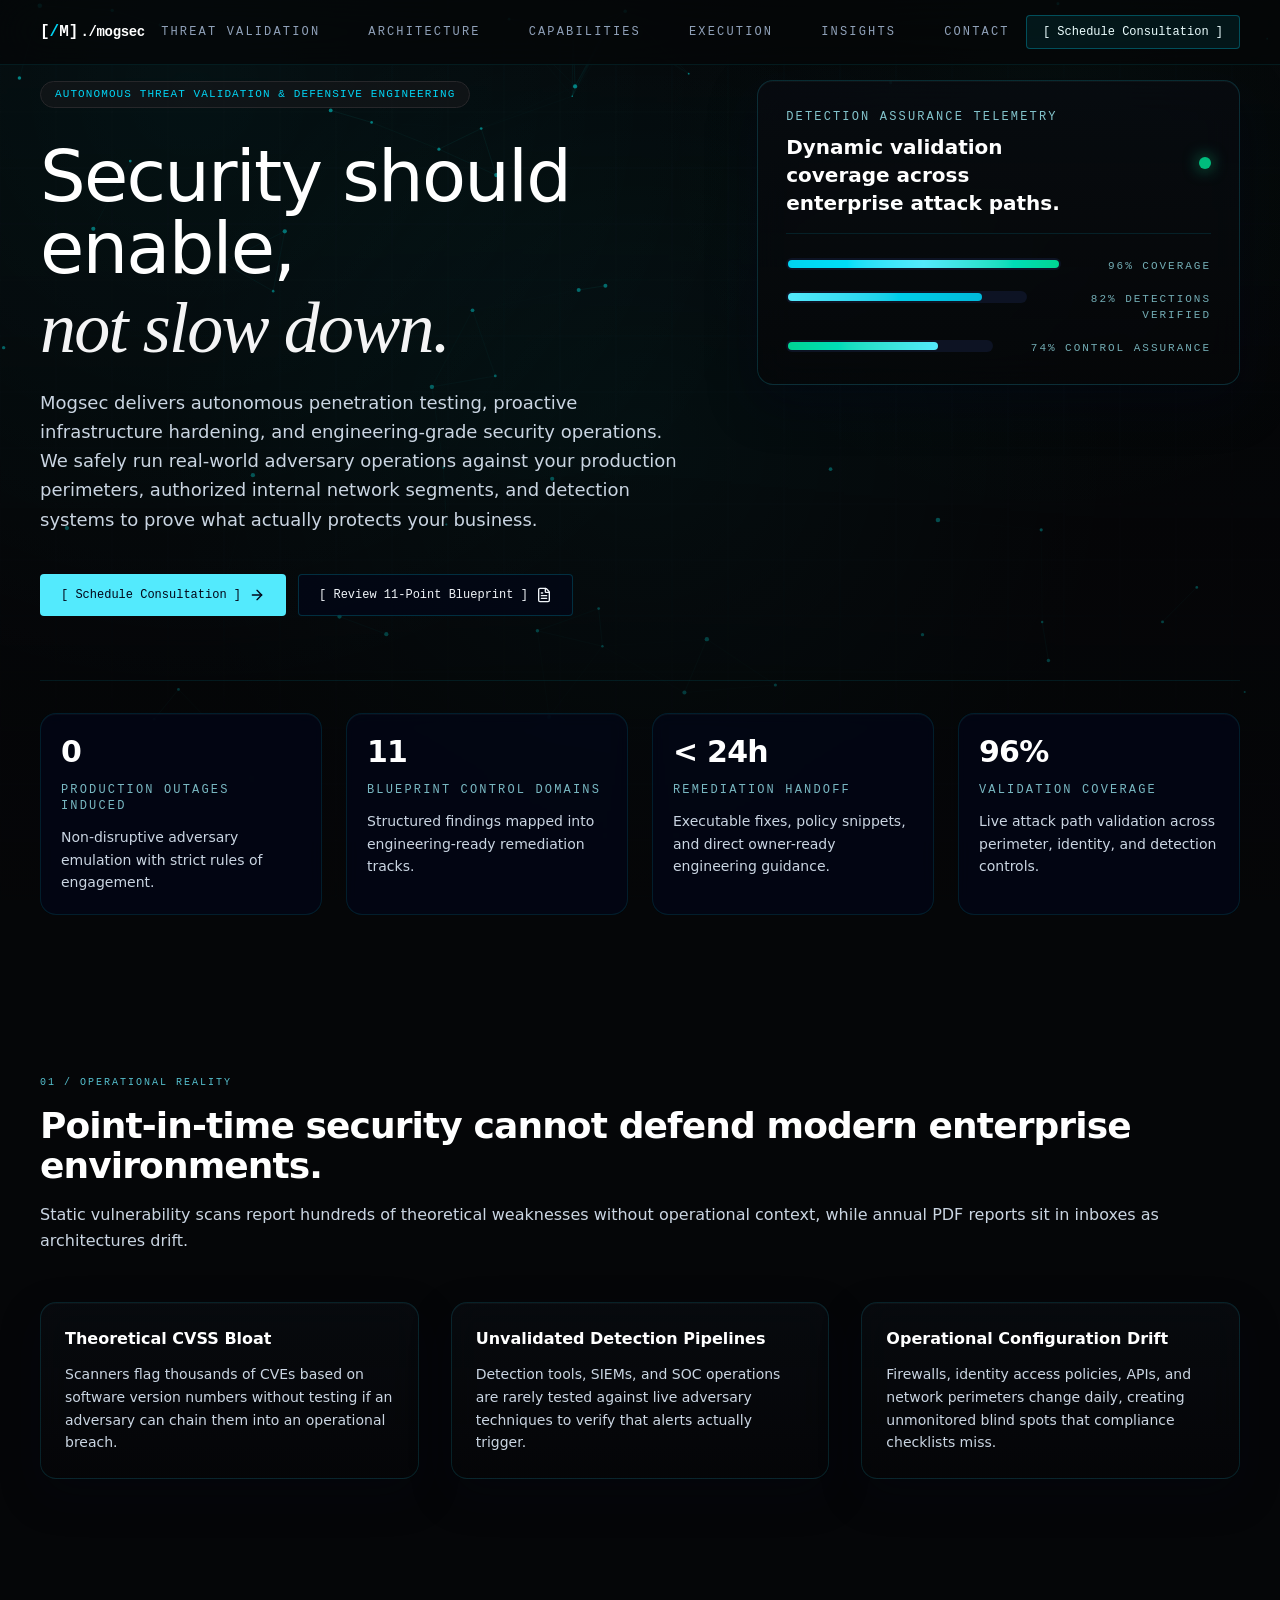
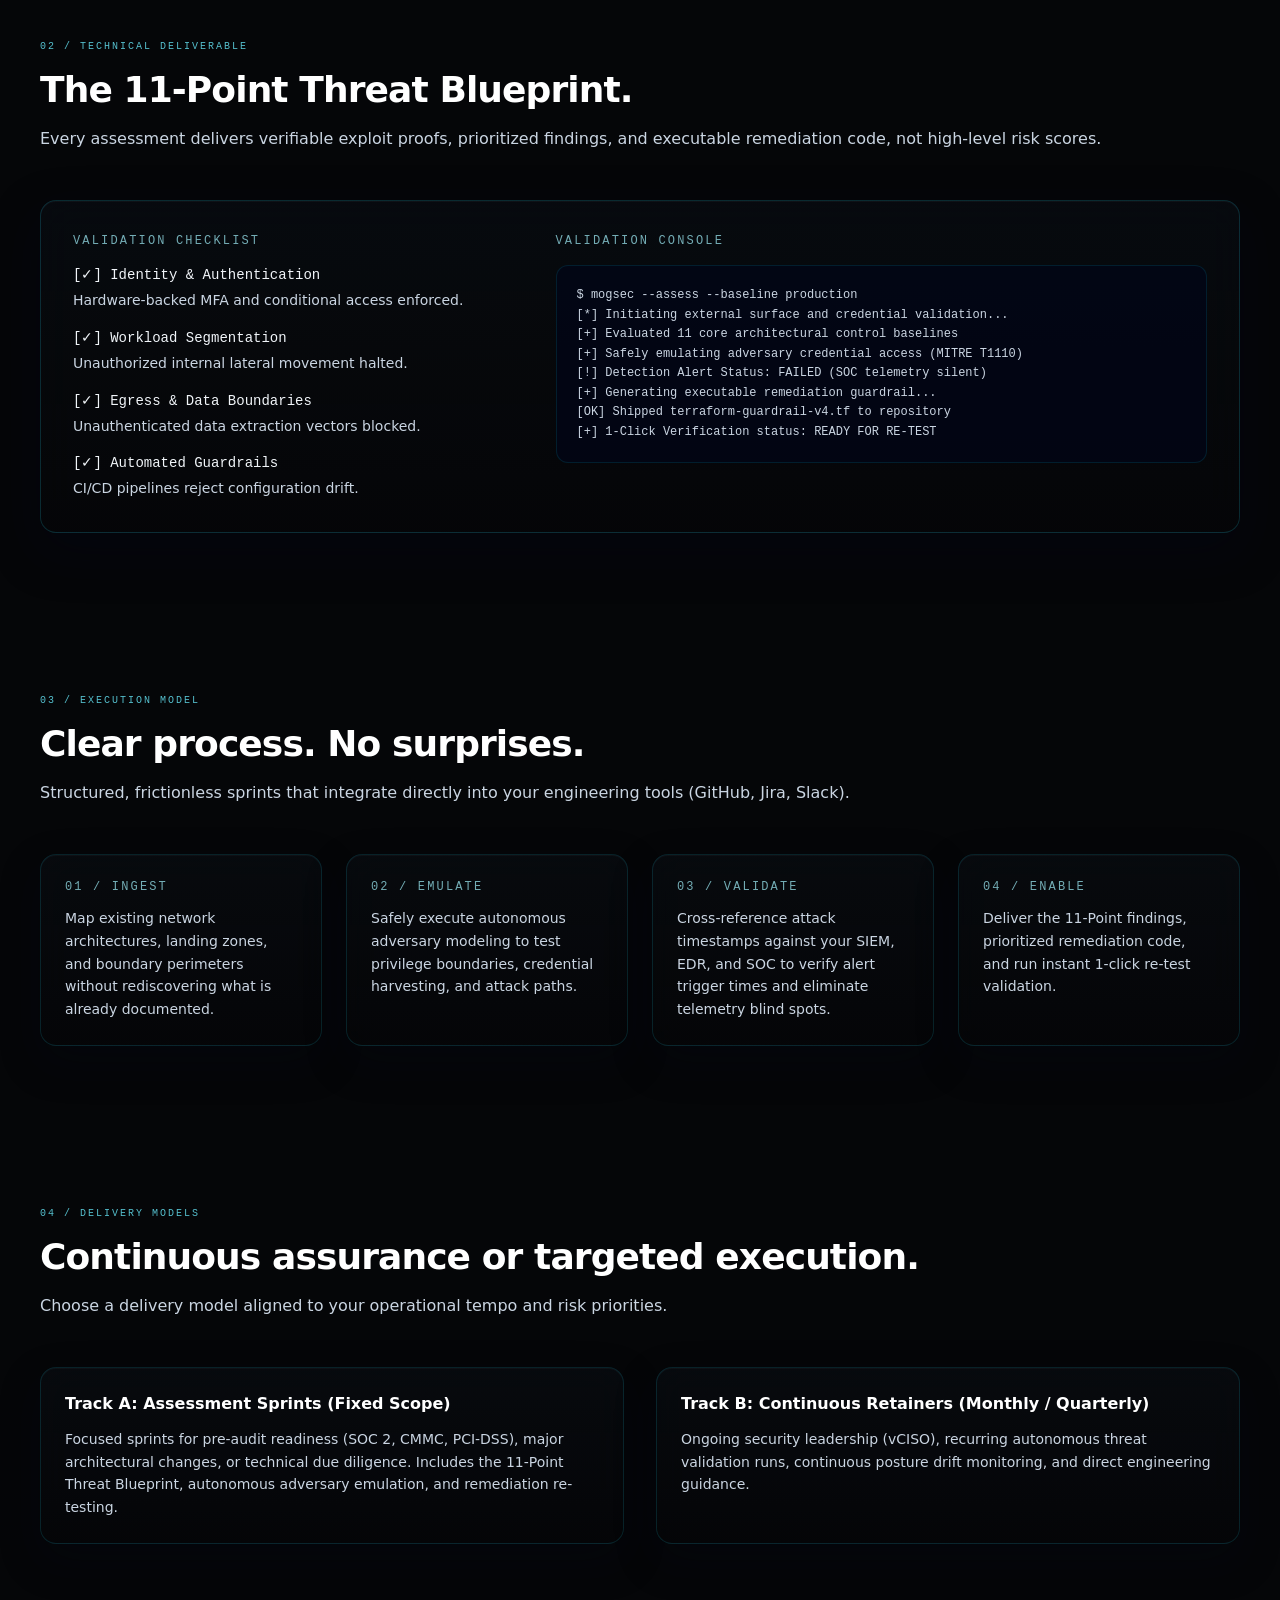
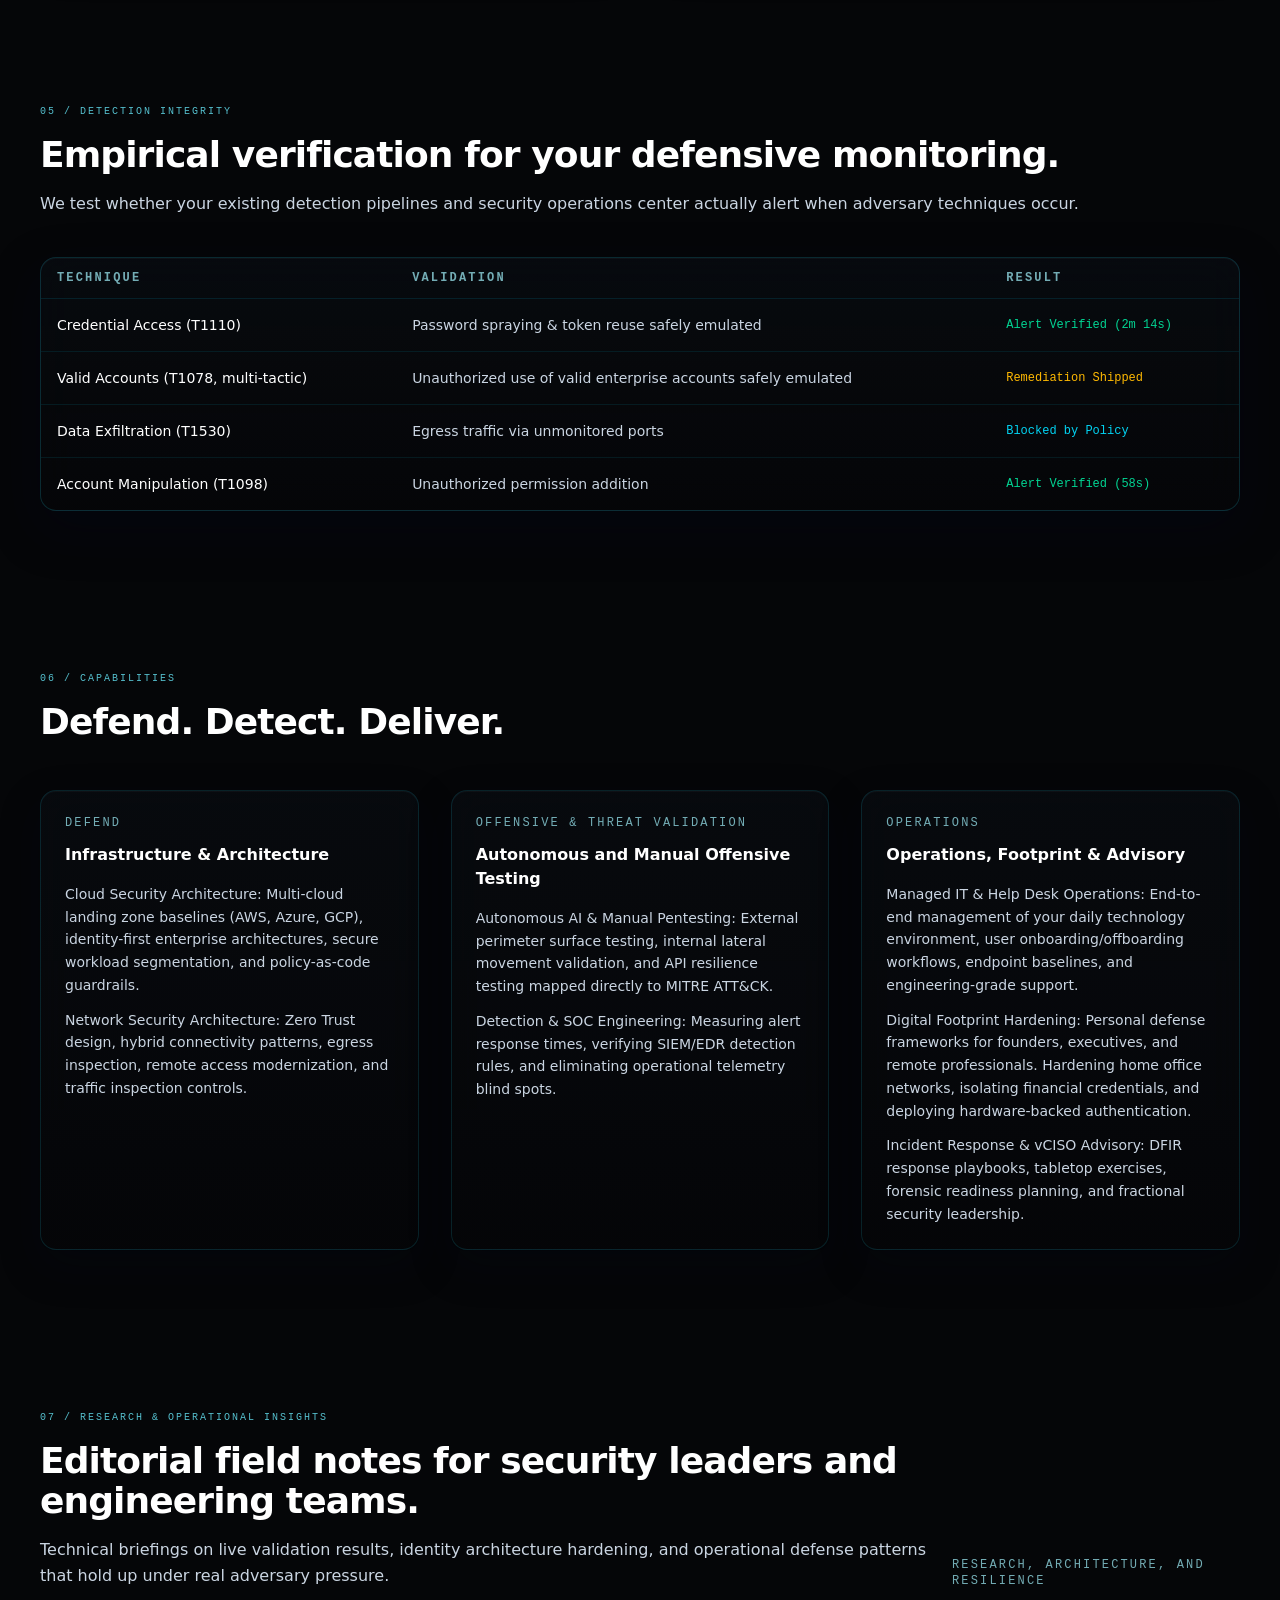
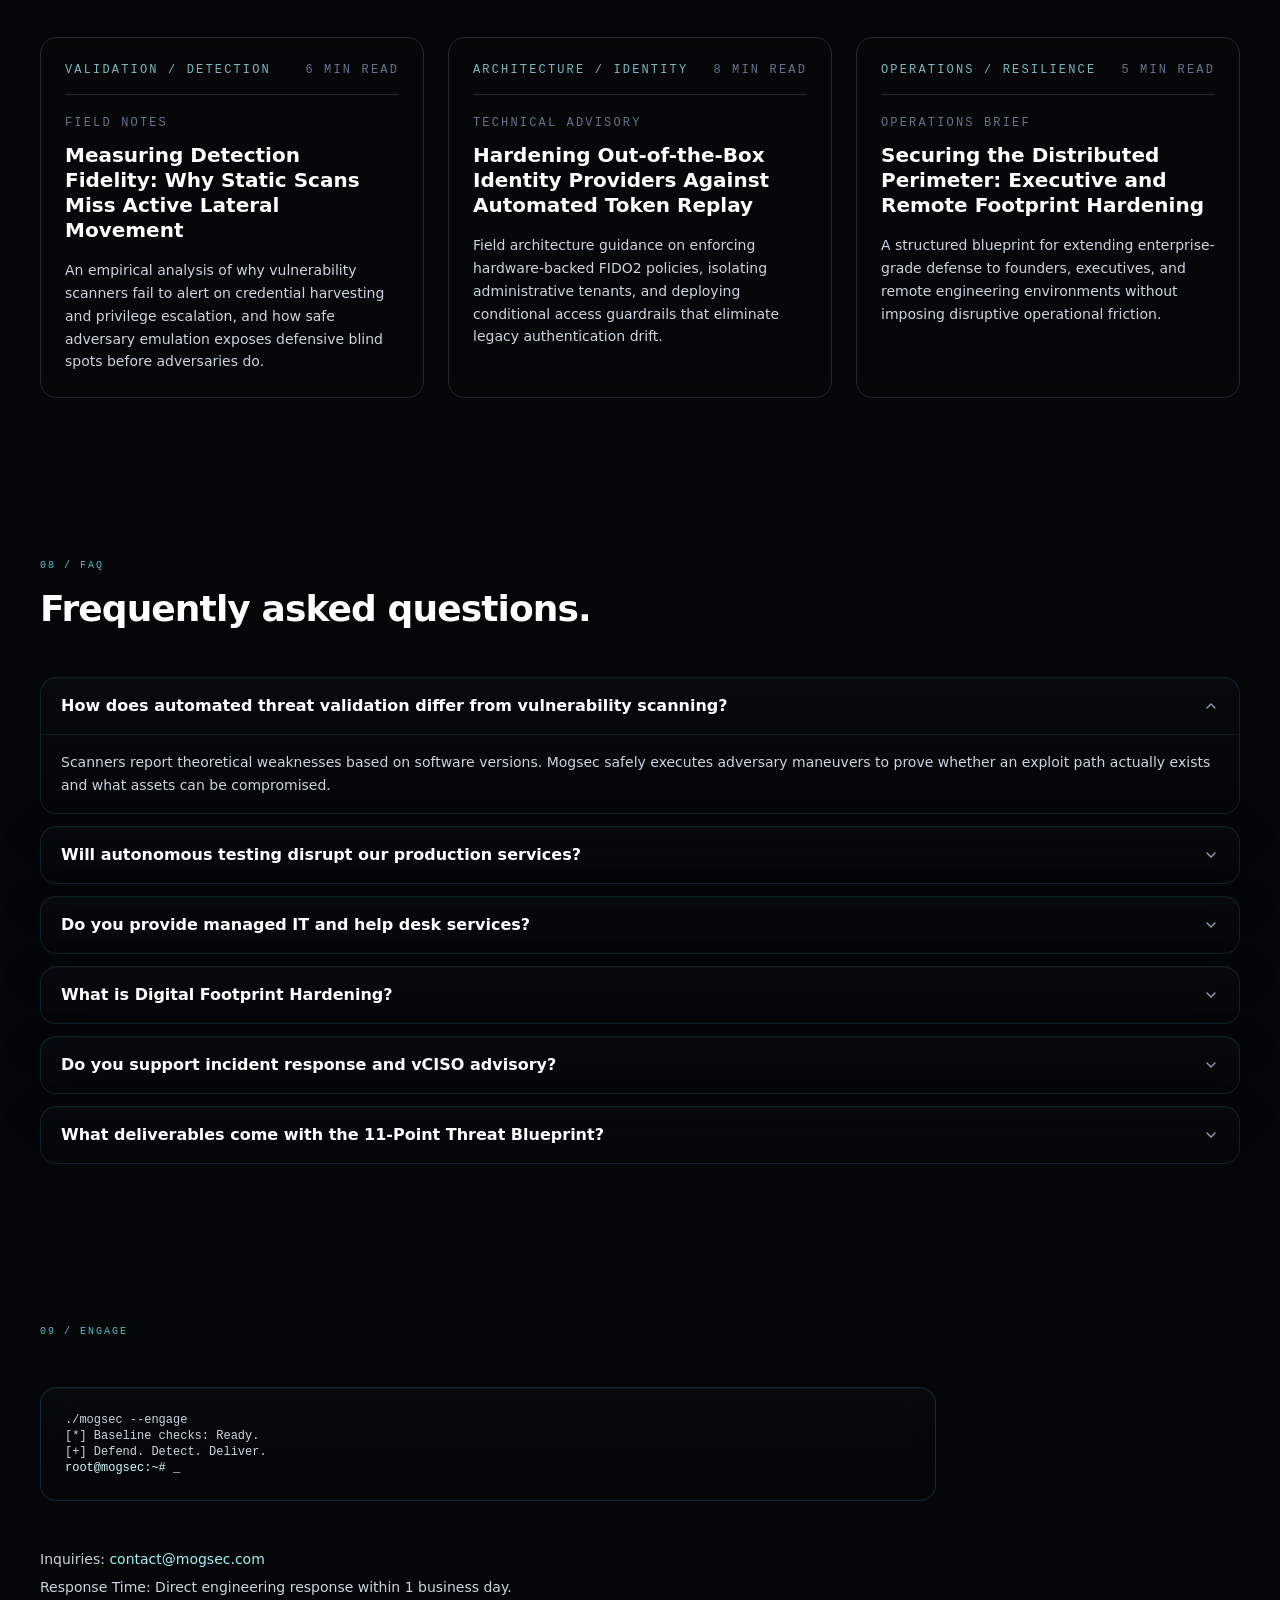
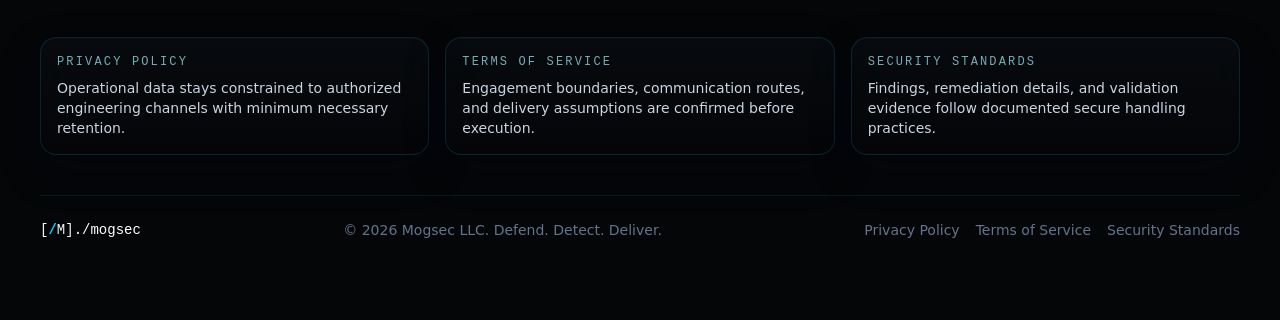
<file: index.html>
<!DOCTYPE html><html lang="en"><head><meta charSet="utf-8"/><meta name="viewport" content="width=device-width, initial-scale=1"/><link rel="stylesheet" href="/_next/static/chunks/21dz--283xzew.css" data-precedence="next"/><link rel="preload" as="script" fetchPriority="low" href="/_next/static/chunks/3l04zcqx63h3y.js"/><script src="/_next/static/chunks/41qfcvra0dvw4.js" async=""></script><script src="/_next/static/chunks/0bma92pht_c97.js" async=""></script><script src="/_next/static/chunks/turbopack-0cc54x3beagn9.js" async=""></script><script src="/_next/static/chunks/2za96ufdk4w6s.js" async=""></script><script src="/_next/static/chunks/0orquw5pibfhk.js" async=""></script><title>Mogsec | Autonomous Threat Validation &amp; Defensive Engineering</title><meta name="description" content="Mogsec delivers autonomous penetration testing, proactive infrastructure hardening, and engineering-grade security operations."/><link rel="shortcut icon" href="/icon.svg"/><link rel="icon" href="/favicon.ico?favicon.2vob68tjqpejf.ico" sizes="256x256" type="image/x-icon"/><link rel="icon" href="/icon.svg"/><link rel="apple-touch-icon" href="/apple-touch-icon.png"/><script src="/_next/static/chunks/0cz1d0mv5g_q7.js" noModule=""></script></head><body class="min-h-screen overflow-x-hidden bg-[#050608] font-sans text-white antialiased"><div hidden=""><!--$--><!--/$--></div><div class="pointer-events-none fixed inset-0 -z-10 overflow-hidden"><canvas class="h-full w-full opacity-95" aria-hidden="true"></canvas><div class="absolute inset-0 bg-[radial-gradient(circle_at_15%_10%,_rgba(0,255,255,0.05),_transparent_45%),radial-gradient(circle_at_82%_14%,_rgba(16,185,129,0.05),_transparent_30%),linear-gradient(180deg,_rgba(5,6,8,0.1),_rgba(5,6,8,0.8))]"></div></div><div class="relative isolate overflow-x-hidden"><header class="fixed top-0 z-50 w-full border-b border-cyan-400/10 bg-[#050608]/72 backdrop-blur-xl"><div class="content-shell flex h-16 items-center justify-between gap-4"><a href="#top" class="flex items-center gap-0.5"><span class="font-mono text-base font-semibold text-white">[<span class="font-mono font-bold text-cyan-400">/</span>M]</span><span class="font-mono text-sm font-semibold tracking-tight text-white">./mogsec</span></a><nav class="hidden items-center gap-4 overflow-x-auto md:flex md:space-x-8"><a href="#validation" class="text-xs font-mono uppercase tracking-[0.18em] text-slate-400 transition-colors hover:text-cyan-200">Threat Validation</a><a href="#blueprint" class="text-xs font-mono uppercase tracking-[0.18em] text-slate-400 transition-colors hover:text-cyan-200">Architecture</a><a href="#capabilities" class="text-xs font-mono uppercase tracking-[0.18em] text-slate-400 transition-colors hover:text-cyan-200">Capabilities</a><a href="#execution" class="text-xs font-mono uppercase tracking-[0.18em] text-slate-400 transition-colors hover:text-cyan-200">Execution</a><a href="#insights" class="text-xs font-mono uppercase tracking-[0.18em] text-slate-400 transition-colors hover:text-cyan-200">Insights</a><a href="#contact" class="text-xs font-mono uppercase tracking-[0.18em] text-slate-400 transition-colors hover:text-cyan-200">Contact</a></nav><div class="flex items-center gap-3"><details class="group relative md:hidden"><summary class="list-none rounded border border-cyan-400/20 bg-slate-950/72 px-3 py-2 text-xs font-mono uppercase tracking-[0.18em] text-slate-200 marker:content-none">Menu</summary><div class="panel absolute right-0 top-[calc(100%+0.75rem)] min-w-52 rounded-2xl p-2"><div class="flex flex-col gap-1"><a href="#validation" class="rounded-xl px-3 py-2 text-xs font-mono uppercase tracking-[0.18em] text-slate-300 transition hover:bg-cyan-400/10 hover:text-cyan-100">Threat Validation</a><a href="#blueprint" class="rounded-xl px-3 py-2 text-xs font-mono uppercase tracking-[0.18em] text-slate-300 transition hover:bg-cyan-400/10 hover:text-cyan-100">Architecture</a><a href="#capabilities" class="rounded-xl px-3 py-2 text-xs font-mono uppercase tracking-[0.18em] text-slate-300 transition hover:bg-cyan-400/10 hover:text-cyan-100">Capabilities</a><a href="#execution" class="rounded-xl px-3 py-2 text-xs font-mono uppercase tracking-[0.18em] text-slate-300 transition hover:bg-cyan-400/10 hover:text-cyan-100">Execution</a><a href="#insights" class="rounded-xl px-3 py-2 text-xs font-mono uppercase tracking-[0.18em] text-slate-300 transition hover:bg-cyan-400/10 hover:text-cyan-100">Insights</a><a href="#contact" class="rounded-xl px-3 py-2 text-xs font-mono uppercase tracking-[0.18em] text-slate-300 transition hover:bg-cyan-400/10 hover:text-cyan-100">Contact</a></div></div></details><a href="mailto:contact@mogsec.com?subject=Schedule%20Consultation" class="rounded border border-cyan-400/30 bg-cyan-400/8 px-4 py-2 text-xs font-mono text-cyan-50 transition-all hover:border-cyan-300 hover:bg-cyan-300/12">[ Schedule Consultation ]</a></div></div></header><main class="relative z-10 bg-transparent"><section id="validation" class="content-shell section-shell bg-transparent pb-20 pt-36 lg:pb-28 lg:pt-44" aria-labelledby="hero-heading"><span id="top" class="sr-only"></span><div class="grid items-start gap-10 lg:grid-cols-[minmax(0,1.15fr)_minmax(0,0.85fr)] lg:gap-16"><div><div class="mb-8 inline-block rounded-full border border-zinc-800 bg-zinc-900/60 px-3.5 py-1 text-[11px] font-mono tracking-widest text-cyan-400">AUTONOMOUS THREAT VALIDATION &amp; DEFENSIVE ENGINEERING</div><h1 id="hero-heading" class="text-4xl font-medium tracking-tight text-white sm:text-5xl xl:text-7xl">Security should enable,<span class="mt-2 block font-serif italic text-zinc-100">not slow down.</span></h1><p class="mb-10 mt-6 max-w-4xl text-base leading-relaxed text-slate-300 lg:text-lg">Mogsec delivers autonomous penetration testing, proactive infrastructure hardening, and engineering-grade security operations. We safely run real-world adversary operations against your production perimeters, authorized internal network segments, and detection systems to prove what actually protects your business.</p><div class="flex flex-col gap-3 sm:flex-row"><a href="mailto:contact@mogsec.com?subject=Schedule%20Consultation" class="inline-flex items-center justify-center gap-2 rounded border border-cyan-300/40 bg-cyan-300 px-5 py-3 text-xs font-mono text-slate-950 transition hover:bg-cyan-200">[ Schedule Consultation ]<svg xmlns="http://www.w3.org/2000/svg" width="24" height="24" viewBox="0 0 24 24" fill="none" stroke="currentColor" stroke-width="2" stroke-linecap="round" stroke-linejoin="round" class="lucide lucide-arrow-right h-4 w-4" aria-hidden="true"><path d="M5 12h14"></path><path d="m12 5 7 7-7 7"></path></svg></a><a href="#blueprint" class="inline-flex items-center justify-center gap-2 rounded border border-cyan-400/20 bg-slate-950/70 px-5 py-3 text-xs font-mono text-slate-100 transition hover:border-cyan-300/60 hover:bg-cyan-400/8">[ Review 11-Point Blueprint ]<svg xmlns="http://www.w3.org/2000/svg" width="24" height="24" viewBox="0 0 24 24" fill="none" stroke="currentColor" stroke-width="2" stroke-linecap="round" stroke-linejoin="round" class="lucide lucide-file-text h-4 w-4" aria-hidden="true"><path d="M6 22a2 2 0 0 1-2-2V4a2 2 0 0 1 2-2h8a2.4 2.4 0 0 1 1.704.706l3.588 3.588A2.4 2.4 0 0 1 20 8v12a2 2 0 0 1-2 2z"></path><path d="M14 2v5a1 1 0 0 0 1 1h5"></path><path d="M10 9H8"></path><path d="M16 13H8"></path><path d="M16 17H8"></path></svg></a></div></div><div class="panel relative overflow-hidden rounded-2xl p-6 lg:p-7"><div class="flex items-center justify-between gap-4 border-b border-cyan-400/12 pb-4"><div><p class="text-xs font-mono uppercase tracking-[0.18em] text-cyan-200/80">Detection assurance telemetry</p><h2 class="mt-2 max-w-[18rem] text-balance text-xl font-semibold text-white">Dynamic validation coverage across enterprise attack paths.</h2></div><span aria-label="Validation status active" role="status" class="inline-flex h-3 w-3 rounded-full bg-emerald-500 shadow-[0_0_16px_rgba(16,185,129,0.8)]"></span></div><div class="mt-6 space-y-4"><div class="grid grid-cols-[2fr_1fr] gap-3"><div class="h-3 rounded-full bg-slate-900/80 p-[2px]"><div class="h-full rounded-full bg-gradient-to-r from-cyan-400 via-cyan-300 to-emerald-400"></div></div><p class="text-right text-[11px] font-mono uppercase tracking-[0.18em] text-cyan-200/70">96% coverage</p></div><div class="grid grid-cols-[1.4fr_1fr] gap-3"><div class="h-3 rounded-full bg-slate-900/80 p-[2px]"><div class="h-full w-[82%] rounded-full bg-gradient-to-r from-cyan-300 to-cyan-500"></div></div><p class="text-right text-[11px] font-mono uppercase tracking-[0.18em] text-cyan-200/70">82% detections verified</p></div><div class="grid grid-cols-[1fr_1fr] gap-3"><div class="h-3 rounded-full bg-slate-900/80 p-[2px]"><div class="h-full w-[74%] rounded-full bg-gradient-to-r from-emerald-400 to-cyan-300"></div></div><p class="text-right text-[11px] font-mono uppercase tracking-[0.18em] text-cyan-200/70">74% control assurance</p></div></div></div></div><div class="mt-16 grid grid-cols-1 gap-6 border-t border-cyan-400/10 pt-8 md:grid-cols-2 xl:grid-cols-4"><div class="rounded-2xl border border-cyan-400/12 bg-slate-950/70 p-5 shadow-[inset_0_1px_0_rgba(255,255,255,0.03)] backdrop-blur-sm"><p class="text-3xl font-semibold tracking-tight text-white">0</p><p class="mt-3 text-xs font-mono uppercase tracking-[0.18em] text-cyan-200/75">Production outages induced</p><p class="mt-3 text-sm leading-relaxed text-slate-300">Non-disruptive adversary emulation with strict rules of engagement.</p></div><div class="rounded-2xl border border-cyan-400/12 bg-slate-950/70 p-5 shadow-[inset_0_1px_0_rgba(255,255,255,0.03)] backdrop-blur-sm"><p class="text-3xl font-semibold tracking-tight text-white">11</p><p class="mt-3 text-xs font-mono uppercase tracking-[0.18em] text-cyan-200/75">Blueprint control domains</p><p class="mt-3 text-sm leading-relaxed text-slate-300">Structured findings mapped into engineering-ready remediation tracks.</p></div><div class="rounded-2xl border border-cyan-400/12 bg-slate-950/70 p-5 shadow-[inset_0_1px_0_rgba(255,255,255,0.03)] backdrop-blur-sm"><p class="text-3xl font-semibold tracking-tight text-white">&lt; 24h</p><p class="mt-3 text-xs font-mono uppercase tracking-[0.18em] text-cyan-200/75">Remediation handoff</p><p class="mt-3 text-sm leading-relaxed text-slate-300">Executable fixes, policy snippets, and direct owner-ready engineering guidance.</p></div><div class="rounded-2xl border border-cyan-400/12 bg-slate-950/70 p-5 shadow-[inset_0_1px_0_rgba(255,255,255,0.03)] backdrop-blur-sm"><p class="text-3xl font-semibold tracking-tight text-white">96%</p><p class="mt-3 text-xs font-mono uppercase tracking-[0.18em] text-cyan-200/75">Validation coverage</p><p class="mt-3 text-sm leading-relaxed text-slate-300">Live attack path validation across perimeter, identity, and detection controls.</p></div></div></section><section id="architecture" class="content-shell section-shell scroll-mt-24 bg-transparent"><p class="hud-tag">01 / OPERATIONAL REALITY</p><h2 class="mt-4 text-3xl font-semibold tracking-tight text-white sm:text-4xl">Point-in-time security cannot defend modern enterprise environments.</h2><p class="copy-width mt-4 text-base leading-relaxed text-slate-300">Static vulnerability scans report hundreds of theoretical weaknesses without operational context, while annual PDF reports sit in inboxes as architectures drift.</p><div class="mt-12 grid grid-cols-1 gap-8 lg:grid-cols-3"><article class="panel-muted rounded-2xl p-6"><h3 class="text-base font-semibold text-white">Theoretical CVSS Bloat</h3><p class="mt-3 text-sm leading-relaxed text-slate-300">Scanners flag thousands of CVEs based on software version numbers without testing if an adversary can chain them into an operational breach.</p></article><article class="panel-muted rounded-2xl p-6"><h3 class="text-base font-semibold text-white">Unvalidated Detection Pipelines</h3><p class="mt-3 text-sm leading-relaxed text-slate-300">Detection tools, SIEMs, and SOC operations are rarely tested against live adversary techniques to verify that alerts actually trigger.</p></article><article class="panel-muted rounded-2xl p-6"><h3 class="text-base font-semibold text-white">Operational Configuration Drift</h3><p class="mt-3 text-sm leading-relaxed text-slate-300">Firewalls, identity access policies, APIs, and network perimeters change daily, creating unmonitored blind spots that compliance checklists miss.</p></article></div></section><section id="blueprint" class="content-shell section-shell scroll-mt-24 bg-transparent"><p class="hud-tag">02 / TECHNICAL DELIVERABLE</p><h2 class="mt-4 text-3xl font-semibold tracking-tight text-white sm:text-4xl">The 11-Point Threat Blueprint.</h2><p class="copy-width mt-4 text-base leading-relaxed text-slate-300">Every assessment delivers verifiable exploit proofs, prioritized findings, and executable remediation code, not high-level risk scores.</p><div class="panel mt-12 grid grid-cols-1 gap-6 rounded-2xl p-6 lg:grid-cols-12 lg:p-8"><div class="lg:col-span-5"><p class="text-xs font-mono uppercase tracking-[0.18em] text-cyan-200/70">Validation Checklist</p><div class="mt-4 space-y-4"><div><p class="text-sm font-mono text-slate-100">[✓] Identity &amp; Authentication</p><p class="mt-1 text-sm leading-relaxed text-slate-300">Hardware-backed MFA and conditional access enforced.</p></div><div><p class="text-sm font-mono text-slate-100">[✓] Workload Segmentation</p><p class="mt-1 text-sm leading-relaxed text-slate-300">Unauthorized internal lateral movement halted.</p></div><div><p class="text-sm font-mono text-slate-100">[✓] Egress &amp; Data Boundaries</p><p class="mt-1 text-sm leading-relaxed text-slate-300">Unauthenticated data extraction vectors blocked.</p></div><div><p class="text-sm font-mono text-slate-100">[✓] Automated Guardrails</p><p class="mt-1 text-sm leading-relaxed text-slate-300">CI/CD pipelines reject configuration drift.</p></div></div></div><div class="lg:col-span-7"><p class="text-xs font-mono uppercase tracking-[0.18em] text-cyan-200/70">Validation Console</p><pre class="mt-4 overflow-x-auto rounded-xl border border-cyan-400/12 bg-slate-950/72 p-5 font-mono text-xs leading-relaxed text-slate-300">$ mogsec --assess --baseline production
[*] Initiating external surface and credential validation...
[+] Evaluated 11 core architectural control baselines
[+] Safely emulating adversary credential access (MITRE T1110)
[!] Detection Alert Status: FAILED (SOC telemetry silent)
[+] Generating executable remediation guardrail...
[OK] Shipped terraform-guardrail-v4.tf to repository
[+] 1-Click Verification status: READY FOR RE-TEST</pre></div></div></section><section id="execution" class="content-shell section-shell scroll-mt-24 bg-transparent"><p class="hud-tag">03 / EXECUTION MODEL</p><h2 class="mt-4 text-3xl font-semibold tracking-tight text-white sm:text-4xl">Clear process. No surprises.</h2><p class="copy-width mt-4 text-base leading-relaxed text-slate-300">Structured, frictionless sprints that integrate directly into your engineering tools (GitHub, Jira, Slack).</p><div class="mt-12 grid grid-cols-1 gap-6 sm:grid-cols-2 lg:grid-cols-4"><article class="panel-muted rounded-2xl p-6"><p class="text-xs font-mono uppercase tracking-[0.18em] text-cyan-200/70">01 / INGEST</p><p class="mt-3 text-sm leading-relaxed text-slate-300">Map existing network architectures, landing zones, and boundary perimeters without rediscovering what is already documented.</p></article><article class="panel-muted rounded-2xl p-6"><p class="text-xs font-mono uppercase tracking-[0.18em] text-cyan-200/70">02 / EMULATE</p><p class="mt-3 text-sm leading-relaxed text-slate-300">Safely execute autonomous adversary modeling to test privilege boundaries, credential harvesting, and attack paths.</p></article><article class="panel-muted rounded-2xl p-6"><p class="text-xs font-mono uppercase tracking-[0.18em] text-cyan-200/70">03 / VALIDATE</p><p class="mt-3 text-sm leading-relaxed text-slate-300">Cross-reference attack timestamps against your SIEM, EDR, and SOC to verify alert trigger times and eliminate telemetry blind spots.</p></article><article class="panel-muted rounded-2xl p-6"><p class="text-xs font-mono uppercase tracking-[0.18em] text-cyan-200/70">04 / ENABLE</p><p class="mt-3 text-sm leading-relaxed text-slate-300">Deliver the 11-Point findings, prioritized remediation code, and run instant 1-click re-test validation.</p></article></div></section><section id="delivery-models" class="content-shell section-shell scroll-mt-24 bg-transparent"><p class="hud-tag">04 / DELIVERY MODELS</p><h2 class="mt-4 text-3xl font-semibold tracking-tight text-white sm:text-4xl">Continuous assurance or targeted execution.</h2><p class="copy-width mt-4 text-base leading-relaxed text-slate-300">Choose a delivery model aligned to your operational tempo and risk priorities.</p><div class="mt-12 grid grid-cols-1 gap-8 md:grid-cols-2"><article class="panel-muted rounded-2xl p-6"><h3 class="text-base font-semibold text-white">Track A: Assessment Sprints (Fixed Scope)</h3><p class="mt-3 text-sm leading-relaxed text-slate-300">Focused sprints for pre-audit readiness (SOC 2, CMMC, PCI-DSS), major architectural changes, or technical due diligence. Includes the 11-Point Threat Blueprint, autonomous adversary emulation, and remediation re-testing.</p></article><article class="panel-muted rounded-2xl p-6"><h3 class="text-base font-semibold text-white">Track B: Continuous Retainers (Monthly / Quarterly)</h3><p class="mt-3 text-sm leading-relaxed text-slate-300">Ongoing security leadership (vCISO), recurring autonomous threat validation runs, continuous posture drift monitoring, and direct engineering guidance.</p></article></div></section><section id="detection-integrity" class="content-shell section-shell scroll-mt-24 bg-transparent"><p class="hud-tag">05 / DETECTION INTEGRITY</p><h2 class="mt-4 text-3xl font-semibold tracking-tight text-white sm:text-4xl">Empirical verification for your defensive monitoring.</h2><p class="copy-width mt-4 text-base leading-relaxed text-slate-300">We test whether your existing detection pipelines and security operations center actually alert when adversary techniques occur.</p><div class="panel mt-10 overflow-hidden rounded-2xl"><table class="min-w-full text-sm text-slate-300"><thead class="border-b border-cyan-400/12"><tr class="text-left text-xs font-mono uppercase tracking-[0.18em] text-cyan-200/70"><th class="px-4 py-3">Technique</th><th class="px-4 py-3">Validation</th><th class="px-4 py-3">Result</th></tr></thead><tbody class="divide-y divide-cyan-400/10"><tr><td class="px-4 py-4 text-white">Credential Access (T1110)</td><td class="px-4 py-4 text-slate-300">Password spraying &amp; token reuse safely emulated</td><td class="px-4 py-4 font-mono text-xs text-emerald-400">Alert Verified (2m 14s)</td></tr><tr><td class="px-4 py-4 text-white">Valid Accounts (T1078, multi-tactic)</td><td class="px-4 py-4 text-slate-300">Unauthorized use of valid enterprise accounts safely emulated</td><td class="px-4 py-4 font-mono text-xs text-amber-400">Remediation Shipped</td></tr><tr><td class="px-4 py-4 text-white">Data Exfiltration (T1530)</td><td class="px-4 py-4 text-slate-300">Egress traffic via unmonitored ports</td><td class="px-4 py-4 font-mono text-xs text-cyan-400">Blocked by Policy</td></tr><tr><td class="px-4 py-4 text-white">Account Manipulation (T1098)</td><td class="px-4 py-4 text-slate-300">Unauthorized permission addition</td><td class="px-4 py-4 font-mono text-xs text-emerald-400">Alert Verified (58s)</td></tr></tbody></table></div></section><section id="capabilities" class="content-shell section-shell scroll-mt-24 bg-transparent"><p class="hud-tag">06 / CAPABILITIES</p><h2 class="mt-4 text-3xl font-semibold tracking-tight text-white sm:text-4xl">Defend. Detect. Deliver.</h2><div class="mt-12 grid grid-cols-1 gap-8 lg:grid-cols-3"><article class="panel-muted rounded-2xl p-6"><p class="text-xs font-mono uppercase tracking-[0.18em] text-cyan-200/70">DEFEND</p><h3 class="mt-3 text-base font-semibold text-white">Infrastructure &amp; Architecture</h3><div class="mt-4 space-y-3"><p class="text-sm leading-relaxed text-slate-300">Cloud Security Architecture: Multi-cloud landing zone baselines (AWS, Azure, GCP), identity-first enterprise architectures, secure workload segmentation, and policy-as-code guardrails.</p><p class="text-sm leading-relaxed text-slate-300">Network Security Architecture: Zero Trust design, hybrid connectivity patterns, egress inspection, remote access modernization, and traffic inspection controls.</p></div></article><article class="panel-muted rounded-2xl p-6"><p class="text-xs font-mono uppercase tracking-[0.18em] text-cyan-200/70">OFFENSIVE &amp; THREAT VALIDATION</p><h3 class="mt-3 text-base font-semibold text-white">Autonomous and Manual Offensive Testing</h3><div class="mt-4 space-y-3"><p class="text-sm leading-relaxed text-slate-300">Autonomous AI &amp; Manual Pentesting: External perimeter surface testing, internal lateral movement validation, and API resilience testing mapped directly to MITRE ATT&amp;CK.</p><p class="text-sm leading-relaxed text-slate-300">Detection &amp; SOC Engineering: Measuring alert response times, verifying SIEM/EDR detection rules, and eliminating operational telemetry blind spots.</p></div></article><article class="panel-muted rounded-2xl p-6"><p class="text-xs font-mono uppercase tracking-[0.18em] text-cyan-200/70">OPERATIONS</p><h3 class="mt-3 text-base font-semibold text-white">Operations, Footprint &amp; Advisory</h3><div class="mt-4 space-y-3"><p class="text-sm leading-relaxed text-slate-300">Managed IT &amp; Help Desk Operations: End-to-end management of your daily technology environment, user onboarding/offboarding workflows, endpoint baselines, and engineering-grade support.</p><p class="text-sm leading-relaxed text-slate-300">Digital Footprint Hardening: Personal defense frameworks for founders, executives, and remote professionals. Hardening home office networks, isolating financial credentials, and deploying hardware-backed authentication.</p><p class="text-sm leading-relaxed text-slate-300">Incident Response &amp; vCISO Advisory: DFIR response playbooks, tabletop exercises, forensic readiness planning, and fractional security leadership.</p></div></article></div></section><section id="insights" class="content-shell section-shell scroll-mt-24 bg-transparent"><p class="hud-tag">07 / RESEARCH &amp; OPERATIONAL INSIGHTS</p><div class="mt-4 flex flex-col gap-4 lg:flex-row lg:items-end lg:justify-between"><div class="max-w-4xl"><h2 class="text-3xl font-semibold tracking-tight text-white sm:text-4xl">Editorial field notes for security leaders and engineering teams.</h2><p class="mt-4 text-base leading-relaxed text-slate-300">Technical briefings on live validation results, identity architecture hardening, and operational defense patterns that hold up under real adversary pressure.</p></div><p class="text-xs font-mono uppercase tracking-[0.18em] text-cyan-200/70">Research, architecture, and resilience</p></div><div class="mt-12 grid grid-cols-1 gap-6 xl:grid-cols-3"><article class="rounded-2xl border border-zinc-800 bg-zinc-950/60 p-6 shadow-[inset_0_1px_0_rgba(255,255,255,0.03)] backdrop-blur-sm"><div class="flex items-center justify-between gap-4 border-b border-zinc-800 pb-4"><p class="text-xs font-mono uppercase tracking-[0.18em] text-cyan-200/75">VALIDATION / DETECTION</p><p class="text-xs font-mono uppercase tracking-[0.18em] text-slate-500">6 min read</p></div><div class="mt-5"><p class="text-xs font-mono uppercase tracking-[0.18em] text-slate-500">Field Notes</p><h3 class="mt-3 text-xl font-semibold leading-tight text-white">Measuring Detection Fidelity: Why Static Scans Miss Active Lateral Movement</h3><p class="mt-4 text-sm leading-relaxed text-slate-300">An empirical analysis of why vulnerability scanners fail to alert on credential harvesting and privilege escalation, and how safe adversary emulation exposes defensive blind spots before adversaries do.</p></div></article><article class="rounded-2xl border border-zinc-800 bg-zinc-950/60 p-6 shadow-[inset_0_1px_0_rgba(255,255,255,0.03)] backdrop-blur-sm"><div class="flex items-center justify-between gap-4 border-b border-zinc-800 pb-4"><p class="text-xs font-mono uppercase tracking-[0.18em] text-cyan-200/75">ARCHITECTURE / IDENTITY</p><p class="text-xs font-mono uppercase tracking-[0.18em] text-slate-500">8 min read</p></div><div class="mt-5"><p class="text-xs font-mono uppercase tracking-[0.18em] text-slate-500">Technical Advisory</p><h3 class="mt-3 text-xl font-semibold leading-tight text-white">Hardening Out-of-the-Box Identity Providers Against Automated Token Replay</h3><p class="mt-4 text-sm leading-relaxed text-slate-300">Field architecture guidance on enforcing hardware-backed FIDO2 policies, isolating administrative tenants, and deploying conditional access guardrails that eliminate legacy authentication drift.</p></div></article><article class="rounded-2xl border border-zinc-800 bg-zinc-950/60 p-6 shadow-[inset_0_1px_0_rgba(255,255,255,0.03)] backdrop-blur-sm"><div class="flex items-center justify-between gap-4 border-b border-zinc-800 pb-4"><p class="text-xs font-mono uppercase tracking-[0.18em] text-cyan-200/75">OPERATIONS / RESILIENCE</p><p class="text-xs font-mono uppercase tracking-[0.18em] text-slate-500">5 min read</p></div><div class="mt-5"><p class="text-xs font-mono uppercase tracking-[0.18em] text-slate-500">Operations Brief</p><h3 class="mt-3 text-xl font-semibold leading-tight text-white">Securing the Distributed Perimeter: Executive and Remote Footprint Hardening</h3><p class="mt-4 text-sm leading-relaxed text-slate-300">A structured blueprint for extending enterprise-grade defense to founders, executives, and remote engineering environments without imposing disruptive operational friction.</p></div></article></div></section><section id="faq" class="content-shell section-shell scroll-mt-24 bg-transparent"><p class="hud-tag">08 / FAQ</p><h2 class="mt-4 text-3xl font-semibold tracking-tight text-white sm:text-4xl">Frequently asked questions.</h2><div class="mt-12 space-y-3"><article class="panel-muted overflow-hidden rounded-2xl"><button type="button" aria-expanded="true" aria-controls="faq-answer-0" class="flex w-full items-center justify-between gap-4 px-5 py-4 text-left"><span class="text-sm font-semibold text-white sm:text-base">How does automated threat validation differ from vulnerability scanning?</span><svg xmlns="http://www.w3.org/2000/svg" width="24" height="24" viewBox="0 0 24 24" fill="none" stroke="currentColor" stroke-width="2" stroke-linecap="round" stroke-linejoin="round" class="lucide lucide-chevron-down h-4 w-4 shrink-0 text-slate-400 transition rotate-180" aria-hidden="true"><path d="m6 9 6 6 6-6"></path></svg></button><div id="faq-answer-0" role="region" style="height:auto;opacity:1"><div class="border-t border-cyan-400/10 px-5 py-4"><p class="text-sm leading-relaxed text-slate-300">Scanners report theoretical weaknesses based on software versions. Mogsec safely executes adversary maneuvers to prove whether an exploit path actually exists and what assets can be compromised.</p></div></div></article><article class="panel-muted overflow-hidden rounded-2xl"><button type="button" aria-expanded="false" aria-controls="faq-answer-1" class="flex w-full items-center justify-between gap-4 px-5 py-4 text-left"><span class="text-sm font-semibold text-white sm:text-base">Will autonomous testing disrupt our production services?</span><svg xmlns="http://www.w3.org/2000/svg" width="24" height="24" viewBox="0 0 24 24" fill="none" stroke="currentColor" stroke-width="2" stroke-linecap="round" stroke-linejoin="round" class="lucide lucide-chevron-down h-4 w-4 shrink-0 text-slate-400 transition rotate-0" aria-hidden="true"><path d="m6 9 6 6 6-6"></path></svg></button></article><article class="panel-muted overflow-hidden rounded-2xl"><button type="button" aria-expanded="false" aria-controls="faq-answer-2" class="flex w-full items-center justify-between gap-4 px-5 py-4 text-left"><span class="text-sm font-semibold text-white sm:text-base">Do you provide managed IT and help desk services?</span><svg xmlns="http://www.w3.org/2000/svg" width="24" height="24" viewBox="0 0 24 24" fill="none" stroke="currentColor" stroke-width="2" stroke-linecap="round" stroke-linejoin="round" class="lucide lucide-chevron-down h-4 w-4 shrink-0 text-slate-400 transition rotate-0" aria-hidden="true"><path d="m6 9 6 6 6-6"></path></svg></button></article><article class="panel-muted overflow-hidden rounded-2xl"><button type="button" aria-expanded="false" aria-controls="faq-answer-3" class="flex w-full items-center justify-between gap-4 px-5 py-4 text-left"><span class="text-sm font-semibold text-white sm:text-base">What is Digital Footprint Hardening?</span><svg xmlns="http://www.w3.org/2000/svg" width="24" height="24" viewBox="0 0 24 24" fill="none" stroke="currentColor" stroke-width="2" stroke-linecap="round" stroke-linejoin="round" class="lucide lucide-chevron-down h-4 w-4 shrink-0 text-slate-400 transition rotate-0" aria-hidden="true"><path d="m6 9 6 6 6-6"></path></svg></button></article><article class="panel-muted overflow-hidden rounded-2xl"><button type="button" aria-expanded="false" aria-controls="faq-answer-4" class="flex w-full items-center justify-between gap-4 px-5 py-4 text-left"><span class="text-sm font-semibold text-white sm:text-base">Do you support incident response and vCISO advisory?</span><svg xmlns="http://www.w3.org/2000/svg" width="24" height="24" viewBox="0 0 24 24" fill="none" stroke="currentColor" stroke-width="2" stroke-linecap="round" stroke-linejoin="round" class="lucide lucide-chevron-down h-4 w-4 shrink-0 text-slate-400 transition rotate-0" aria-hidden="true"><path d="m6 9 6 6 6-6"></path></svg></button></article><article class="panel-muted overflow-hidden rounded-2xl"><button type="button" aria-expanded="false" aria-controls="faq-answer-5" class="flex w-full items-center justify-between gap-4 px-5 py-4 text-left"><span class="text-sm font-semibold text-white sm:text-base">What deliverables come with the 11-Point Threat Blueprint?</span><svg xmlns="http://www.w3.org/2000/svg" width="24" height="24" viewBox="0 0 24 24" fill="none" stroke="currentColor" stroke-width="2" stroke-linecap="round" stroke-linejoin="round" class="lucide lucide-chevron-down h-4 w-4 shrink-0 text-slate-400 transition rotate-0" aria-hidden="true"><path d="m6 9 6 6 6-6"></path></svg></button></article></div></section></main><footer id="contact" class="content-shell section-shell scroll-mt-24 bg-transparent"><p class="hud-tag">09 / ENGAGE</p><div class="panel my-12 max-w-4xl rounded-2xl p-6 font-mono text-xs text-slate-300"><p class="">./mogsec --engage</p><p class="">[*] Baseline checks: Ready.</p><p class="">[+] Defend. Detect. Deliver.</p><p class="text-cyan-100">root@mogsec:~# _</p></div><div class="space-y-2 text-sm text-slate-300"><p>Inquiries: <a href="mailto:contact@mogsec.com" class="text-cyan-200 hover:text-cyan-100">contact@mogsec.com</a></p><p>Response Time: Direct engineering response within 1 business day.</p></div><div class="mt-10 grid grid-cols-1 gap-4 lg:grid-cols-3"><article id="privacy-policy" class="panel-muted rounded-2xl p-4"><p class="text-xs font-mono uppercase tracking-[0.18em] text-cyan-200/70">Privacy Policy</p><p class="mt-2 text-sm text-slate-300">Operational data stays constrained to authorized engineering channels with minimum necessary retention.</p></article><article id="terms-of-service" class="panel-muted rounded-2xl p-4"><p class="text-xs font-mono uppercase tracking-[0.18em] text-cyan-200/70">Terms of Service</p><p class="mt-2 text-sm text-slate-300">Engagement boundaries, communication routes, and delivery assumptions are confirmed before execution.</p></article><article id="security-standards" class="panel-muted rounded-2xl p-4"><p class="text-xs font-mono uppercase tracking-[0.18em] text-cyan-200/70">Security Standards</p><p class="mt-2 text-sm text-slate-300">Findings, remediation details, and validation evidence follow documented secure handling practices.</p></article></div><div class="mt-10 flex flex-col gap-4 border-t border-cyan-400/10 pt-6 text-sm text-slate-500 lg:flex-row lg:items-center lg:justify-between"><div class="font-mono text-slate-100">[<span class="font-mono font-bold text-cyan-400">/</span>M]<span class="font-mono text-white">./mogsec</span></div><p>© 2026 Mogsec LLC. Defend. Detect. Deliver.</p><div class="flex flex-wrap gap-4"><a href="#privacy-policy" class="hover:text-cyan-200">Privacy Policy</a><a href="#terms-of-service" class="hover:text-cyan-200">Terms of Service</a><a href="#security-standards" class="hover:text-cyan-200">Security Standards</a></div></div></footer></div><!--$--><!--/$--><script src="/_next/static/chunks/3l04zcqx63h3y.js" id="_R_" async=""></script><script>(self.__next_f=self.__next_f||[]).push([0])</script><script>self.__next_f.push([1,"1:\"$Sreact.fragment\"\n2:I[99710,[\"/_next/static/chunks/2za96ufdk4w6s.js\"],\"default\"]\n3:I[39756,[\"/_next/static/chunks/2za96ufdk4w6s.js\"],\"default\"]\n4:I[37457,[\"/_next/static/chunks/2za96ufdk4w6s.js\"],\"default\"]\nc:I[68027,[\"/_next/static/chunks/2za96ufdk4w6s.js\"],\"default\",1]\n:HL[\"/_next/static/chunks/21dz--283xzew.css\",\"style\"]\n0:{\"P\":null,\"c\":[\"\",\"\"],\"q\":\"\",\"i\":false,\"f\":[[[\"\",{\"children\":[\"__PAGE__\",{},\"$undefined\",\"$undefined\",4608]},\"$undefined\",\"$undefined\",4624],[[\"$\",\"$1\",\"c\",{\"children\":[[[\"$\",\"link\",\"0\",{\"rel\":\"stylesheet\",\"href\":\"/_next/static/chunks/21dz--283xzew.css\",\"precedence\":\"next\",\"crossOrigin\":\"$undefined\",\"nonce\":\"$undefined\"}],[\"$\",\"script\",\"script-0\",{\"src\":\"/_next/static/chunks/2za96ufdk4w6s.js\",\"async\":true,\"nonce\":\"$undefined\"}]],[\"$\",\"html\",null,{\"lang\":\"en\",\"children\":[\"$\",\"body\",null,{\"className\":\"min-h-screen overflow-x-hidden bg-[#050608] font-sans text-white antialiased\",\"children\":[[\"$\",\"$L2\",null,{}],[\"$\",\"$L3\",null,{\"parallelRouterKey\":\"children\",\"error\":\"$undefined\",\"errorStyles\":\"$undefined\",\"errorScripts\":\"$undefined\",\"template\":[\"$\",\"$L4\",null,{}],\"templateStyles\":\"$undefined\",\"templateScripts\":\"$undefined\",\"notFound\":[[[\"$\",\"title\",null,{\"children\":\"404: This page could not be found.\"}],[\"$\",\"div\",null,{\"style\":{\"fontFamily\":\"system-ui,\\\"Segoe UI\\\",Roboto,Helvetica,Arial,sans-serif,\\\"Apple Color Emoji\\\",\\\"Segoe UI Emoji\\\"\",\"height\":\"100vh\",\"textAlign\":\"center\",\"display\":\"flex\",\"flexDirection\":\"column\",\"alignItems\":\"center\",\"justifyContent\":\"center\"},\"children\":[\"$\",\"div\",null,{\"children\":[[\"$\",\"style\",null,{\"dangerouslySetInnerHTML\":{\"__html\":\"body{color:#000;background:#fff;margin:0}.next-error-h1{border-right:1px solid rgba(0,0,0,.3)}@media (prefers-color-scheme:dark){body{color:#fff;background:#000}.next-error-h1{border-right:1px solid rgba(255,255,255,.3)}}\"}}],[\"$\",\"h1\",null,{\"className\":\"next-error-h1\",\"style\":{\"display\":\"inline-block\",\"margin\":\"0 20px 0 0\",\"padding\":\"0 23px 0 0\",\"fontSize\":24,\"fontWeight\":500,\"verticalAlign\":\"top\",\"lineHeight\":\"49px\"},\"children\":404}],[\"$\",\"div\",null,{\"style\":{\"display\":\"inline-block\"},\"children\":[\"$\",\"h2\",null,{\"style\":{\"fontSize\":14,\"fontWeight\":400,\"lineHeight\":\"49px\",\"margin\":0},\"children\":\"This page could not be found.\"}]}]]}]}]],[]],\"forbidden\":\"$undefined\",\"unauthorized\":\"$undefined\"}]]}]}]]}],{\"children\":[[\"$\",\"$1\",\"c\",{\"children\":[[\"$\",\"div\",null,{\"className\":\"relative isolate overflow-x-hidden\",\"children\":[[\"$\",\"header\",null,{\"className\":\"fixed top-0 z-50 w-full border-b border-cyan-400/10 bg-[#050608]/72 backdrop-blur-xl\",\"children\":[\"$\",\"div\",null,{\"className\":\"content-shell flex h-16 items-center justify-between gap-4\",\"children\":[[\"$\",\"a\",null,{\"href\":\"#top\",\"className\":\"flex items-center gap-0.5\",\"children\":[[\"$\",\"span\",null,{\"className\":\"font-mono text-base font-semibold text-white\",\"children\":[\"[\",[\"$\",\"span\",null,{\"className\":\"font-mono font-bold text-cyan-400\",\"children\":\"/\"}],\"M]\"]}],[\"$\",\"span\",null,{\"className\":\"font-mono text-sm font-semibold tracking-tight text-white\",\"children\":\"./mogsec\"}]]}],[\"$\",\"nav\",null,{\"className\":\"hidden items-center gap-4 overflow-x-auto md:flex md:space-x-8\",\"children\":[[\"$\",\"a\",\"Threat Validation\",{\"href\":\"#validation\",\"className\":\"text-xs font-mono uppercase tracking-[0.18em] text-slate-400 transition-colors hover:text-cyan-200\",\"children\":\"Threat Validation\"}],[\"$\",\"a\",\"Architecture\",{\"href\":\"#blueprint\",\"className\":\"text-xs font-mono uppercase tracking-[0.18em] text-slate-400 transition-colors hover:text-cyan-200\",\"children\":\"Architecture\"}],[\"$\",\"a\",\"Capabilities\",{\"href\":\"#capabilities\",\"className\":\"text-xs font-mono uppercase tracking-[0.18em] text-slate-400 transition-colors hover:text-cyan-200\",\"children\":\"Capabilities\"}],[\"$\",\"a\",\"Execution\",{\"href\":\"#execution\",\"className\":\"text-xs font-mono uppercase tracking-[0.18em] text-slate-400 transition-colors hover:text-cyan-200\",\"children\":\"Execution\"}],[\"$\",\"a\",\"Insights\",{\"href\":\"#insights\",\"className\":\"text-xs font-mono uppercase tracking-[0.18em] text-slate-400 transition-colors hover:text-cyan-200\",\"children\":\"Insights\"}],[\"$\",\"a\",\"Contact\",{\"href\":\"#contact\",\"className\":\"text-xs font-mono uppercase tracking-[0.18em] text-slate-400 transition-colors hover:text-cyan-200\",\"children\":\"Contact\"}]]}],[\"$\",\"div\",null,{\"className\":\"flex items-center gap-3\",\"children\":[[\"$\",\"details\",null,{\"className\":\"group relative md:hidden\",\"children\":[[\"$\",\"summary\",null,{\"className\":\"list-none rounded border border-cyan-400/20 bg-slate-950/72 px-3 py-2 text-xs font-mono uppercase tracking-[0.18em] text-slate-200 marker:content-none\",\"children\":\"Menu\"}],[\"$\",\"div\",null,{\"className\":\"panel absolute right-0 top-[calc(100%+0.75rem)] min-w-52 rounded-2xl p-2\",\"children\":\"$L5\"}]]}],\"$L6\"]}]]}]}],\"$L7\",\"$L8\"]}],[\"$L9\"],\"$La\"]}],{},null,false,null]},null,false,null],\"$Lb\",false]],\"m\":\"$undefined\",\"G\":[\"$c\",[\"$Ld\"]],\"S\":true,\"h\":null,\"r\":\"$undefined\",\"s\":\"$undefined\",\"a\":\"$undefined\",\"l\":\"$undefined\",\"p\":\"$undefined\",\"d\":\"$undefined\",\"b\":\"_lZhWqrLwnSuXODeKxHwV\"}\ne:I[5014,[\"/_next/static/chunks/2za96ufdk4w6s.js\",\"/_next/static/chunks/0orquw5pibfhk.js\"],\"default\"]\n1b:I[97367,[\"/_next/static/chunks/2za96ufdk4w6s.js\"],\"OutletBoundary\"]\n1c:\"$Sreact.suspense\"\n1e:I[97367,[\"/_next/static/chunks/2za96ufdk4w6s.js\"],\"ViewportBoundary\"]\n20:I[97367,[\"/_next/static/chunks/2za96ufdk4w6s.js\"],\"MetadataBoundary\"]\n5:[\"$\",\"div\",null,{\"className\":\"flex flex-col gap-1\",\"children\":[[\"$\",\"a\",\"Threat Validation\",{\"href\":\"#validation\",\"className\":\"rounded-xl px-3 py-2 text-xs font-mono uppercase tracking-[0.18em] text-slate-300 transition hover:bg-cyan-400/10 hover:text-cyan-100\",\"children\":\"Threat Validation\"}],[\"$\",\"a\",\"Architecture\",{\"href\":\"#blueprint\",\"className\":\"rounded-xl px-3 py-2 text-xs font-mono uppercase tracking-[0.18em] text-slate-300 transition hover:bg-cyan-400/10 hover:text-cyan-100\",\"children\":\"Architecture\"}],[\"$\",\"a\",\"Capabilities\",{\"href\":\"#capabilities\",\"className\":\"rounded-xl px-3 py-2 text-xs font-mono uppercase tracking-[0.18em] text-slate-300 transition hover:bg-cyan-400/10 hover:text-cyan-100\",\"children\":\"Capabilities\"}],[\"$\",\"a\",\"Execution\",{\"href\":\"#execution\",\"className\":\"rounded-xl px-3 py-2 text-xs font-mono uppercase tracking-[0.18em] text-slate-300 transition hover:bg-cyan-400/10 hover:text-cyan-100\",\"children\":\"Execution\"}],[\"$\",\"a\",\"Insights\",{\"href\":\"#insights\",\"className\":\"rounded-xl px-3 py-2 text-xs font-mono uppercase tracking-[0.18em] text-slate-300 transition hover:bg-cyan-400/10 hover:text-cyan-100\",\"children\":\"Insights\"}],[\"$\",\"a\",\"Contact\",{\"href\":\"#contact\",\"className\":\"rounded-xl px-3 py-2 text-xs font-mono uppercase tracking-[0.18em] text-slate-300 transition hover:bg-cyan-400/10 hover:text-cyan-100\",\"children\":\"Contact\"}]]}]\n6:[\"$\",\"a\",null,{\"href\":\"mailto:contact@mogsec.com?subject=Schedule%20Consultation\",\"className\":\"rounded border border-cyan-400/30 bg-cyan-400/8 px-4 py-2 text-xs font-mono text-cyan-50 transition-all hover:border-cyan-300 hover:bg-cyan-300/12\",\"children\":\"[ Schedule Consultation ]\"}]\n7:[\"$\",\"main\",null,{\"className\":\"relative z-10 bg-transparent\",\"children\":[[\"$\",\"section\",null,{\"id\":\"validation\",\"className\":\"content-shell section-shell bg-transparent pb-20 pt-36 lg:pb-28 lg:pt-44\",\"aria-labelledby\":\"hero-heading\",\"children\":[[\"$\",\"span\",null,{\"id\":\"top\",\"className\":\"sr-only\"}],[\"$\",\"div\",null,{\"className\":\"grid items-start gap-10 lg:grid-cols-[minmax(0,1.15fr)_minmax(0,0.85fr)] lg:gap-16\",\"children\":[[\"$\",\"div\",null,{\"children\":[[\"$\",\"div\",null,{\"className\":\"mb-8 inline-block rounded-full border border-zinc-800 bg-zinc-900/60 px-3.5 py-1 text-[11px] font-mono tracking-widest text-cyan-400\",\"children\":\"AUTONOMOUS THREAT VALIDATION \u0026 DEFENSIVE ENGINEERING\"}],[\"$\",\"h1\",null,{\"id\":\"hero-heading\",\"className\":\"text-4xl font-medium tracking-tight text-white sm:text-5xl xl:text-7xl\",\"children\":[\"Security should enable,\",[\"$\",\"span\",null,{\"className\":\"mt-2 block font-serif italic text-zinc-100\",\"children\":\"not slow down.\"}]]}],[\"$\",\"p\",null,{\"className\":\"mb-10 mt-6 max-w-4xl text-base leading-relaxed text-slate-300 lg:text-lg\",\"children\":\"Mogsec delivers autonomous penetration testing, proactive infrastructure hardening, and engineering-grade security operations. We safely run real-world adversary operations against your production perimeters, authorized internal network segments, and detection systems to prove what actually protects your business.\"}],[\"$\",\"div\",null,{\"className\":\"flex flex-col gap-3 sm:flex-row\",\"children\":[[\"$\",\"a\",null,{\"href\":\"mailto:contact@mogsec.com?subject=Schedule%20Consultation\",\"className\":\"inline-flex items-center justify-center gap-2 rounded border border-cyan-300/40 bg-cyan-300 px-5 py-3 text-xs font-mono text-slate-950 transition hover:bg-cyan-200\",\"children\":[\"[ Schedule Consultation ]\",[\"$\",\"$Le\",null,{\"ref\":\"$undefined\",\"icon\":{\"name\":\"arrow-right\",\"size\":24,\"node\":[[\"path\",{\"d\":\"M5 12h14\",\"key\":\"1ays0h\"}],[\"path\",{\"d\":\"m12 5 7 7-7 7\",\"key\":\"xquz4c\"}]]},\"className\":\"h-4 w-4\"}]]}],[\"$\",\"a\",null,{\"href\":\"#blueprint\",\"className\":\"inline-flex items-center justify-center gap-2 rounded border border-cyan-400/20 bg-slate-950/70 px-5 py-3 text-xs font-mono text-slate-100 transition hover:border-cyan-300/60 hover:bg-cyan-400/8\",\"children\":[\"[ Review 11-Point Blueprint ]\",[\"$\",\"$Le\",null,{\"ref\":\"$undefined\",\"icon\":{\"name\":\"file-text\",\"size\":24,\"node\":[[\"path\",{\"d\":\"M6 22a2 2 0 0 1-2-2V4a2 2 0 0 1 2-2h8a2.4 2.4 0 0 1 1.704.706l3.588 3.588A2.4 2.4 0 0 1 20 8v12a2 2 0 0 1-2 2z\",\"key\":\"1oefj6\"}],[\"path\",{\"d\":\"M14 2v5a1 1 0 0 0 1 1h5\",\"key\":\"wfsgrz\"}],[\"path\",{\"d\":\"M10 9H8\",\"key\":\"b1mrlr\"}],[\"path\",{\"d\":\"M16 13H8\",\"key\":\"t4e002\"}],[\"path\",{\"d\":\"M16 17H8\",\"key\":\"z1uh3a\"}]]},\"className\":\"h-4 w-4\"}]]}]]}]]}],[\"$\",\"div\",null,{\"className\":\"panel relative overflow-hidden rounded-2xl p-6 lg:p-7\",\"children\":[[\"$\",\"div\",null,{\"className\":\"flex items-center justify-between gap-4 border-b border-cyan-400/12 pb-4\",\"children\":[[\"$\",\"div\",null,{\"children\":[[\"$\",\"p\",null,{\"className\":\"text-xs font-mono uppercase tracking-[0.18em] text-cyan-200/80\",\"children\":\"Detection assurance telemetry\"}],[\"$\",\"h2\",null,{\"className\":\"mt-2 max-w-[18rem] text-balance text-xl font-semibold text-white\",\"children\":\"Dynamic validation coverage across enterprise attack paths.\"}]]}],[\"$\",\"span\",null,{\"aria-label\":\"Validation status active\",\"role\":\"status\",\"className\":\"inline-flex h-3 w-3 rounded-full bg-emerald-500 shadow-[0_0_16px_rgba(16,185,129,0.8)]\"}]]}],[\"$\",\"div\",null,{\"className\":\"mt-6 space-y-4\",\"children\":[[\"$\",\"div\",null,{\"className\":\"grid grid-cols-[2fr_1fr] gap-3\",\"children\":[[\"$\",\"div\",null,{\"className\":\"h-3 rounded-full bg-slate-900/80 p-[2px]\",\"children\":[\"$\",\"div\",null,{\"className\":\"h-full rounded-full bg-gradient-to-r from-cyan-400 via-cyan-300 to-emerald-400\"}]}],[\"$\",\"p\",null,{\"className\":\"text-right text-[11px] font-mono uppercase tracking-[0.18em] text-cyan-200/70\",\"children\":\"96% coverage\"}]]}],[\"$\",\"div\",null,{\"className\":\"grid grid-cols-[1.4fr_1fr] gap-3\",\"children\":[[\"$\",\"div\",null,{\"className\":\"h-3 rounded-full bg-slate-900/80 p-[2px]\",\"children\":\"$Lf\"}],\"$L10\"]}],\"$L11\"]}]]}]]}],\"$L12\"]}],\"$L13\",\"$L14\",\"$L15\",\"$L16\",\"$L17\",\"$L18\",\"$L19\",\"$L1a\"]}]\n8:[\"$\",\"footer\",null,{\"id\":\"contact\",\"className\":\"content-shell section-shell scroll-mt-24 bg-transparent\",\"children\":[[\"$\",\"p\",null,{\"className\":\"hud-tag\",\"children\":\"09 / ENGAGE\"}],[\"$\",\"div\",null,{\"className\":\"panel my-12 max-w-4xl rounded-2xl p-6 font-mono text-xs text-slate-300\",\"children\":[[\"$\",\"p\",\"./mogsec --engage\",{\"className\":\"\",\"children\":\"./mogsec --engage\"}],[\"$\",\"p\",\"[*] Baseline checks: Ready.\",{\"className\":\"\",\"children\":\"[*] Baseline checks: Ready.\"}],[\"$\",\"p\",\"[+] Defend. Detect. Deliver.\",{\"className\":\"\",\"children\":\"[+] Defend. Detect. Deliver.\"}],[\"$\",\"p\",\"root@mogsec:~# _\",{\"className\":\"text-cyan-100\",\"children\":\"root@mogsec:~# _\"}]]}],[\"$\",\"div\",null,{\"className\":\"space-y-2 text-sm text-slate-300\",\"children\":[[\"$\",\"p\",null,{\"children\":[\"Inquiries: \",[\"$\",\"a\",null,{\"href\":\"mailto:contact@mogsec.com\",\"className\":\"text-cyan-200 hover:text-cyan-100\",\"children\":\"contact@mogsec.com\"}]]}],[\"$\",\"p\",null,{\"children\":\"Response Time: Direct engineering response within 1 business day.\"}]]}],[\"$\",\"div\",null,{\"className\":\"mt-10 grid grid-cols-1 gap-4 lg:grid-cols-3\",\"children\":[[\"$\",\"article\",\"privacy-policy\",{\"id\":\"privacy-policy\",\"className\":\"panel-muted rounded-2xl p-4\",\"children\":[[\"$\",\"p\",null,{\"className\":\"text-xs font-mono uppercase tracking-[0.18em] text-cyan-200/70\",\"children\":\"Privacy Policy\"}],[\"$\",\"p\",null,{\"className\":\"mt-2 text-sm text-slate-300\",\"children\":\"Operational data stays constrained to authorized engineering channels with minimum necessary retention.\"}]]}],[\"$\",\"article\",\"terms-of-service\",{\"id\":\"terms-of-service\",\"className\":\"panel-muted rounded-2xl p-4\",\"children\":[[\"$\",\"p\",null,{\"className\":\"text-xs font-mono uppercase tracking-[0.18em] text-cyan-200/70\",\"children\":\"Terms of Service\"}],[\"$\",\"p\",null,{\"className\":\"mt-2 text-sm text-slate-300\",\"children\":\"Engagement boundaries, communication routes, and delivery assumptions are confirmed before execution.\"}]]}],[\"$\",\"article\",\"security-standards\",{\"id\":\"security-standards\",\"className\":\"panel-muted rounded-2xl p-4\",\"children\":[[\"$\",\"p\",null,{\"className\":\"text-xs font-mono uppercase tracking-[0.18em] text-cyan-200/70\",\"children\":\"Security Standards\"}],[\"$\",\"p\",null,{\"className\":\"mt-2 text-sm text-slate-300\",\"children\":\"Findings, remediation details, and validation evidence follow documented secure handling practices.\"}]]}]]}],[\"$\",\"div\",null,{\"className\":\"mt-10 flex flex-col gap-4 border-t border-cyan-400/10 pt-6 text-sm text-slate-500 lg:flex-row lg:items-center lg:justify-between\",\"children\":[[\"$\",\"div\",null,{\"className\":\"font-mono text-slate-100\",\"children\":[\"[\",[\"$\",\"span\",null,{\"className\":\"font-mono font-bold text-cyan-400\",\"children\":\"/\"}],\"M]\",[\"$\",\"span\",null,{\"className\":\"font-mono text-white\",\"children\":\"./mogsec\"}]]}],[\"$\",\"p\",null,{\"children\":\"© 2026 Mogsec LLC. Defend. Detect. Deliver.\"}],[\"$\",\"div\",null,{\"className\":\"flex flex-wrap gap-4\",\"children\":[[\"$\",\"a\",null,{\"href\":\"#privacy-policy\",\"className\":\"hover:text-cyan-200\",\"children\":\"Privacy Policy\"}],[\"$\",\"a\",null,{\"href\":\"#terms-of-service\",\"className\":\"hover:text-cyan-200\",\"children\":\"Terms of Service\"}],[\"$\",\"a\",null,{\"href\":\"#security-standards\",\"className\":\"hover:text-cyan-200\",\"children\":\"Security Standards\"}]]}]]}]]}]\n9:[\"$\",\"script\",\"script-0\",{\"src\":\"/_next/static/chunks/0orquw5pibfhk.js\",\"async\":true,\"nonce\":\"$undefined\"}]\na:[\"$\",\"$L1b\",null,{\"children\":[\"$\",\"$1c\",null,{\"name\":\"Next.MetadataOutlet\",\"children\":\"$@1d\"}]}]\nb:[\"$\",\"$1\",\"h\",{\"children\":[null,[\"$\",\"$L1e\",null,{\"children\":\"$L1f\"}],[\"$\",\"div\",null,{\"hidden\":true,\"children\":[\"$\",\"$L20\",null,{\"children\":[\"$\",\"$1c\",null,{\"name\":\"Next.Metadata\",\"children\":\"$L21\"}]}]}],null]}]\nd:[\"$\",\"link\",\"0\",{\"rel\":\"stylesheet\",\"href\":\"/_next/static/chunks/21dz--283xzew.css\",\"precedence\":\"next\",\"crossOrigin\":\"$undefined\",\"nonce\":\"$undefined\"}]\n27:I[77531,[\"/_next/static/chunks/2za96ufdk4w6s.js\",\"/_next/static/chunks/0orquw5pibfhk.js\"],\"FaqAccordion\"]\nf:[\"$\",\"div\",null,{\"className\":\"h-full w-[82%] rounded-full bg-gradient-to-r from-cyan-300 to-cyan-500\"}]\n10:[\"$\",\"p\",null,{\"className\":\"text-right text-[11px] font-mono uppercase tracking-[0.18em] text-cyan-200/70\",\"children\":\"82% detections verified\"}]\n11:[\"$\",\"div\",null,{\"className\":\"grid grid-cols-[1fr_1fr] gap-3\",\"children\":[[\"$\",\"div\",null,{\"className\":\"h-3 rounded-full bg-slate-900/80 p-[2px]\",\"children\":[\"$\",\"div\",null,{\"className\":\"h-full w-[74%] rounded-full bg-gradient-to-r from-emerald-400 to-cyan-300\"}]}],[\"$\",\"p\",null,{\"className\":\"text-right text-[11px] font-mono uppercase tracking-[0.18em] text-cyan-200/70\",\"children\":\"74% control assurance\"}]]}]\n12:[\"$\",\"div\",null,{\"className\":\"mt-16 grid grid-cols-1 gap-6 border-t border-cyan-400/10 pt-8 md:grid-cols-2 xl:grid-cols-4\",\"children\":[[\"$\",\"div\",\"Production outages induced\",{\"className\":\"rounded-2xl border border-cyan-400/12 bg-slate-950/70 p-5 shadow-[inset_0_1px_0_rgba(255,255,255,0.03)] backdrop-blur-sm\",\"children\":[[\"$\",\"p\",null,{\"className\":\"text-3xl font-semibold tracking-tight text-white\",\"children\":\"0\"}],[\"$\",\"p\",null,{\"className\":\"mt-3 text-xs font-mono uppercase tracking-[0.18em] text-cyan-200/75\",\"children\":\"Production outages induced\"}],[\"$\",\"p\",null,{\"className\":\"mt-3 text-sm leading-relaxed text-slate-300\",\"children\":\"Non-disruptive adversary emulation with strict rules of engagement.\"}]]}],[\"$\",\"div\",\"Blueprint control domains\",{\"className\":\"rounded-2xl border border-cyan-400/12 bg-slate-950/70 p-5 shadow-[inset_0_1px_0_rgba(255,255,255,0.03)] backdrop-blur-sm\",\"children\":[[\"$\",\"p\",null,{\"className\":\"text-3xl font-semibold tracking-tight text-white\",\"children\":\"11\"}],[\"$\",\"p\",null,{\"className\":\"mt-3 text-xs font-mono uppercase tracking-[0.18em] text-cyan-200/75\",\"children\":\"Blueprint control domains\"}],[\"$\",\"p\",null,{\"className\":\"mt-3 text-sm leading-relaxed text-slate-300\",\"children\":\"Structured findings mapped into engineering-ready remediation tracks.\"}]]}],[\"$\",\"div\",\"Remediation handoff\",{\"className\":\"rounded-2xl border border-cyan-400/12 bg-slate-950/70 p-5 shadow-[inset_0_1px_0_rgba(255,255,255,0.03)] backdrop-blur-sm\",\"children\":[[\"$\",\"p\",null,{\"className\":\"text-3xl font-semibold tracking-tight text-white\",\"children\":\"\u003c 24h\"}],[\"$\",\"p\",null,{\"className\":\"mt-3 text-xs font-mono uppercase tracking-[0.18em] text-cyan-200/75\",\"children\":\"Remediation handoff\"}],[\"$\",\"p\",null,{\"className\":\"mt-3 text-sm leading-relaxed text-slate-300\",\"children\":\"Executable fixes, policy snippets, and direct owner-ready engineering guidance.\"}]]}],[\"$\",\"div\",\"Validation coverage\",{\"className\":\"rounded-2xl border border-cyan-400/12 bg-slate-950/70 p-5 shadow-[inset_0_1px_0_rgba(255,255,255,0.03)] backdrop-blur-sm\",\"children\":[[\"$\",\"p\",null,{\"className\":\"text-3xl font-semibold tracking-tight text-white\",\"children\":\"96%\"}],[\"$\",\"p\",null,{\"className\":\"mt-3 text-xs font-mono uppercase tracking-[0.18em] text-cyan-200/75\",\"children\":\"Validation coverage\"}],[\"$\",\"p\",null,{\"className\":\"mt-3 text-sm leading-relaxed text-slate-300\",\"children\":\"Live attack path validation across perimeter, identity, and detection controls.\"}]]}]]}]\n13:[\"$\",\"section\",null,{\"id\":\"architecture\",\"className\":\"content-shell section-shell scroll-mt-24 bg-transparent\",\"children\":[[\"$\",\"p\",null,{\"className\":\"hud-tag\",\"children\":\"01 / OPERATIONAL REALITY\"}],[\"$\",\"h2\",null,{\"className\":\"mt-4 text-3xl font-semibold tracking-tight text-white sm:text-4xl\",\"children\":\"Point-in-time security cannot defend modern enterprise environments.\"}],[\"$\",\"p\",null,{\"className\":\"copy-width mt-4 text-base leading-relaxed text-slate-300\",\"children\":\"Static vulnerability scans report hundreds of theoretical weaknesses without operational context, while annual PDF reports sit in inboxes as architectures drift.\"}],[\"$\",\"div\",null,{\"className\":\"mt-12 grid grid-cols-1 gap-8 lg:grid-cols-3\",\"children\":[[\"$\",\"article\",\"Theoretical CVSS Bloat\",{\"className\":\"panel-muted rounded-2xl p-6\",\"children\":[[\"$\",\"h3\",null,{\"className\":\"text-base font-semibold text-white\",\"children\":\"Theoretical CVSS Bloat\"}],[\"$\",\"p\",null,{\"className\":\"mt-3 text-sm leading-relaxed text-slate-300\",\"children\":\"Scanners flag thousands of CVEs based on software version numbers without testing if an adversary can chain them into an operational breach.\"}]]}],[\"$\",\"article\",\"Unvalidated Detection Pipelines\",{\"className\":\"panel-muted rounded-2xl p-6\",\"children\":[[\"$\",\"h3\",null,{\"className\":\"text-base font-semibold text-white\",\"children\":\"Unvalidated Detection Pipelines\"}],[\"$\",\"p\",null,{\"className\":\"mt-3 text-sm leading-relaxed text-slate-300\",\"children\":\"Detection tools, SIEMs, and SOC operations are rarely tested against live adversary techniques to verify that alerts actually trigger.\"}]]}],[\"$\",\"article\",\"Operational Configuration Drift\",{\"className\":\"panel-muted rounded-2xl p-6\",\"children\":[[\"$\",\"h3\",null,{\"className\":\"text-base font-semibold text-white\",\"children\":\"Operational Configuration Drift\"}],[\"$\",\"p\",null,{\"className\":\"mt-3 text-sm leading-relaxed text-slate-300\",\"children\":\"Firewalls, identity access policies, APIs, and network perimeters change daily, creating unmonitored blind spots that compliance checklists miss.\"}]]}]]}]]}]\n14:[\"$\",\"section\",null,{\"id\":\"blueprint\",\"className\":\"content-shell section-shell scroll-mt-24 bg-transparent\",\"children\":[[\"$\",\"p\",null,{\"className\":\"hud-tag\",\"children\":\"02 / TECHNICAL DELIVERABLE\"}],[\"$\",\"h2\",null,{\"className\":\"mt-4 text-3xl font-semibold tracking-tight text-white sm:text-4xl\",\"children\":\"The 11-Point Threat Blueprint.\"}],[\"$\",\"p\",null,{\"className\":\"copy-width mt-4 text-base leading-relaxed text-slate-300\",\"children\":\"Every assessment delivers verifiable exploit proofs, prioritized findings, and executable remediation code, not high-level risk scores.\"}],[\"$\",\"div\",null,{\"className\":\"panel mt-12 grid grid-cols-1 gap-6 rounded-2xl p-6 lg:grid-cols-12 lg:p-8\",\"children\":[[\"$\",\"div\",null,{\"className\":\"lg:col-span-5\",\"children\":[[\"$\",\"p\",null,{\"className\":\"text-xs font-mono uppercase tracking-[0.18em] text-cyan-200/70\",\"children\":\"Validation Checklist\"}],[\"$\",\"div\",null,{\"className\":\"mt-4 space-y-4\",\"children\":[[\"$\",\"div\",\"[✓] Identity \u0026 Authentication\",{\"children\":[[\"$\",\"p\",null,{\"className\":\"text-sm font-mono text-slate-100\",\"children\":\"[✓] Identity \u0026 Authentication\"}],[\"$\",\"p\",null,{\"className\":\"mt-1 text-sm leading-relaxed text-slate-300\",\"children\":\"Hardware-backed MFA and conditional access enforced.\"}]]}],[\"$\",\"div\",\"[✓] Workload Segmentation\",{\"children\":[[\"$\",\"p\",null,{\"className\":\"text-sm font-mono text-slate-100\",\"children\":\"[✓] Workload Segmentation\"}],[\"$\",\"p\",null,{\"className\":\"mt-1 text-sm leading-relaxed text-slate-300\",\"children\":\"Unauthorized internal lateral movement halted.\"}]]}],[\"$\",\"div\",\"[✓] Egress \u0026 Data Boundaries\",{\"children\":[[\"$\",\"p\",null,{\"className\":\"text-sm font-mono text-slate-100\",\"children\":\"[✓] Egress \u0026 Data Boundaries\"}],[\"$\",\"p\",null,{\"className\":\"mt-1 text-sm leading-relaxed text-slate-300\",\"children\":\"Unauthenticated data extraction vectors blocked.\"}]]}],[\"$\",\"div\",\"[✓] Automated Guardrails\",{\"children\":[[\"$\",\"p\",null,{\"className\":\"text-sm font-mono text-slate-100\",\"children\":\"[✓] Automated Guardrails\"}],[\"$\",\"p\",null,{\"className\":\"mt-1 text-sm leading-relaxed text-slate-300\",\"children\":\"CI/CD pipelines reject configuration drift.\"}]]}]]}]]}],[\"$\",\"div\",null,{\"className\":\"lg:col-span-7\",\"children\":[[\"$\",\"p\",null,{\"className\":\"text-xs font-mono uppercase tracking-[0.18em] text-cyan-200/70\",\"children\":\"Validation Console\"}],[\"$\",\"pre\",null,{\"className\":\"mt-4 overflow-x-auto rounded-xl border border-cyan-400/12 bg-slate-950/72 p-5 font-mono text-xs leading-relaxed text-slate-300\",\"children\":\"$$ mogsec --assess --baseline production\\n[*] Initiating external surface and credential validation...\\n[+] Evaluated 11 core architectural control baselines\\n[+] Safely emulating adversary credential access (MITRE T1110)\\n[!] Detection Alert Status: FAILED (SOC telemetry silent)\\n[+] Generating executable remediation guardrail...\\n[OK] Shipped terraform-guardrail-v4.tf to repository\\n[+] 1-Click Verification status: READY FOR RE-TEST\"}]]}]]}]]}]\n15:[\"$\",\"section\",null,{\"id\":\"execution\",\"className\":\"content-shell section-shell scroll-mt-24 bg-transparent\",\"children\":[[\"$\",\"p\",null,{\"className\":\"hud-tag\",\"children\":\"03 / EXECUTION MODEL\"}],[\"$\",\"h2\",null,{\"className\":\"mt-4 text-3xl font-semibold tracking-tight text-white sm:text-4xl\",\"children\":\"Clear process. No surprises.\"}],[\"$\",\"p\",null,{\"className\":\"copy-width mt-4 text-base leading-relaxed text-slate-300\",\"children\":\"Structured, frictionless sprints that integrate directly into your engineering tools (GitHub, Jira, Slack).\"}],[\"$\",\"div\",null,{\"className\":\"mt-12 grid grid-cols-1 gap-6 sm:grid-cols-2 lg:grid-cols-4\",\"children\":[[\"$\",\"article\",\"01 / INGEST\",{\"className\":\"panel-muted rounded-2xl p-6\",\"children\":[[\"$\",\"p\",null,{\"className\":\"text-xs font-mono uppercase tracking-[0.18em] text-cyan-200/70\",\"children\":\"01 / INGEST\"}],[\"$\",\"p\",null,{\"className\":\"mt-3 text-sm leading-relaxed text-slate-300\",\"children\":\"Map existing network architectures, landing zones, and boundary perimeters without rediscovering what is already documented.\"}]]}],[\"$\",\"article\",\"02 / EMULATE\",{\"className\":\"panel-muted rounded-2xl p-6\",\"children\":[[\"$\",\"p\",null,{\"className\":\"text-xs font-mono uppercase tracking-[0.18em] text-cyan-200/70\",\"children\":\"02 / EMULATE\"}],[\"$\",\"p\",null,{\"className\":\"mt-3 text-sm leading-relaxed text-slate-300\",\"children\":\"Safely execute autonomous adversary modeling to test privilege boundaries, credential harvesting, and attack paths.\"}]]}],[\"$\",\"article\",\"03 / VALIDATE\",{\"className\":\"panel-muted rounded-2xl p-6\",\"children\":[[\"$\",\"p\",null,{\"className\":\"text-xs font-mono uppercase tracking-[0.18em] text-cyan-200/70\",\"children\":\"03 / VALIDATE\"}],[\"$\",\"p\",null,{\"className\":\"mt-3 text-sm leading-relaxed text-slate-300\",\"children\":\"Cross-reference attack timestamps against your SIEM, EDR, and SOC to verify alert trigger times and eliminate telemetry blind spots.\"}]]}],[\"$\",\"article\",\"04 / ENABLE\",{\"className\":\"panel-muted rounded-2xl p-6\",\"children\":[[\"$\",\"p\",null,{\"className\":\"text-xs font-mono uppercase tracking-[0.18em] text-cyan-200/70\",\"children\":\"04 / ENABLE\"}],[\"$\",\"p\",null,{\"className\":\"mt-3 text-sm leading-relaxed text-slate-300\",\"children\":\"Deliver the 11-Point findings, prioritized remediation code, and run instant 1-click re-test validation.\"}]]}]]}]]}]\n16:[\"$\",\"section\",null,{\"id\":\"delivery-models\",\"className\":\"content-shell section-shell scroll-mt-24 bg-transparent\",\"children\":[[\"$\",\"p\",null,{\"className\":\"hud-tag\",\"children\":\"04 / DELIVERY MODELS\"}],[\"$\",\"h2\",null,{\"className\":\"mt-4 text-3xl font-semibold tracking-tight text-white sm:text-4xl\",\"children\":\"Continuous assurance or targeted execution.\"}],[\"$\",\"p\",null,{\"className\":\"copy-width mt-4 text-base leading-relaxed text-slate-300\",\"children\":\"Choose a delivery model aligned to your operational tempo and risk priorities.\"}],[\"$\",\"div\",null,{\"className\":\"mt-12 grid grid-cols-1 gap-8 md:grid-cols-2\",\"children\":[[\"$\",\"article\",\"Track A: Assessment Sprints (Fixed Scope)\",{\"className\":\"panel-muted rounded-2xl p-6\",\"children\":[[\"$\",\"h3\",null,{\"className\":\"text-base font-semibold text-white\",\"children\":\"Track A: Assessment Sprints (Fixed Scope)\"}],[\"$\",\"p\",null,{\"className\":\"mt-3 text-sm leading-relaxed text-slate-300\",\"children\":\"Focused sprints for pre-audit readiness (SOC 2, CMMC, PCI-DSS), major architectural changes, or technical due diligence. Includes the 11-Point Threat Blueprint, autonomous adversary emulation, and remediation re-testing.\"}]]}],[\"$\",\"article\",\"Track B: Continuous Retainers (Monthly / Quarterly)\",{\"className\":\"panel-muted rounded-2xl p-6\",\"children\":[[\"$\",\"h3\",null,{\"className\":\"text-base font-semibold text-white\",\"children\":\"Track B: Continuous Retainers (Monthly / Quarterly)\"}],[\"$\",\"p\",null,{\"className\":\"mt-3 text-sm leading-relaxed text-slate-300\",\"children\":\"Ongoing security leadership (vCISO), recurring autonomous threat validation runs, continuous posture drift monitoring, and direct engineering guidance.\"}]]}]]}]]}]\n17:[\"$\",\"section\",null,{\"id\":\"detection-integrity\",\"className\":\"content-shell section-shell scroll-mt-24 bg-transparent\",\"children\":[[\"$\",\"p\",null,{\"className\":\"hud-tag\",\"children\":\"05 / DETECTION INTEGRITY\"}],[\"$\",\"h2\",null,{\"className\":\"mt-4 text-3xl font-semibold tracking-tight text-white sm:text-4xl\",\"children\":\"Empirical verification for your defensive monitoring.\"}],[\"$\",\"p\",null,{\"className\":\"copy-width mt-4 text-base leading-relaxed text-slate-300\",\"children\":\"We test whether your existing detection pipelines and security operations center actually alert when adversary techniques occur.\"}],[\"$\",\"div\",null,{\"className\":\"panel mt-10 overflow-hidden rounded-2xl\",\"children\":[\"$\",\"table\",null,{\"className\":\"min-w-full text-sm text-slate-300\",\"children\":[[\"$\",\"thead\",null,{\"className\":\"border-b border-cyan-400/12\",\"children\":[\"$\",\"tr\",null,{\"className\":\"text-left text-xs font-mono uppercase tracking-[0.18em] text-cyan-200/70\",\"children\":[[\"$\",\"th\",null,{\"className\":\"px-4 py-3\",\"children\":\"Technique\"}],[\"$\",\"th\",null,{\"className\":\"px-4 py-3\",\"children\":\"Validation\"}],[\"$\",\"th\",null,{\"className\":\"px-4 py-3\",\"children\":\"Result\"}]]}]}],[\"$\",\"tbody\",null,{\"className\":\"divide-y divide-cyan-400/10\",\"children\":[[\"$\",\"tr\",\"Credential Access (T1110)\",{\"children\":[[\"$\",\"td\",null,{\"className\":\"px-4 py-4 text-white\",\"children\":\"Credential Access (T1110)\"}],[\"$\",\"td\",null,{\"className\":\"px-4 py-4 text-slate-300\",\"children\":\"Password spraying \u0026 token reuse safely emulated\"}],[\"$\",\"td\",null,{\"className\":\"px-4 py-4 font-mono text-xs text-emerald-400\",\"children\":\"Alert Verified (2m 14s)\"}]]}],[\"$\",\"tr\",\"Valid Accounts (T1078, multi-tactic)\",{\"children\":[[\"$\",\"td\",null,{\"className\":\"px-4 py-4 text-white\",\"children\":\"Valid Accounts (T1078, multi-tactic)\"}],[\"$\",\"td\",null,{\"className\":\"px-4 py-4 text-slate-300\",\"children\":\"Unauthorized use of valid enterprise accounts safely emulated\"}],[\"$\",\"td\",null,{\"className\":\"px-4 py-4 font-mono text-xs text-amber-400\",\"children\":\"Remediation Shipped\"}]]}],[\"$\",\"tr\",\"Data Exfiltration (T1530)\",{\"children\":[[\"$\",\"td\",null,{\"className\":\"px-4 py-4 text-white\",\"children\":\"Data Exfiltration (T1530)\"}],[\"$\",\"td\",null,{\"className\":\"px-4 py-4 text-slate-300\",\"children\":\"Egress traffic via unmonitored ports\"}],[\"$\",\"td\",null,{\"className\":\"px-4 py-4 font-mono text-xs text-cyan-400\",\"children\":\"Blocked by Policy\"}]]}],[\"$\",\"tr\",\"Account Manipulation (T1098)\",{\"children\":[[\"$\",\"td\",null,{\"className\":\"px-4 py-4 text-white\",\"children\":\"Account Manipulation (T1098)\"}],[\"$\",\"td\",null,{\"className\":\"px-4 py-4 text-slate-300\",\"children\":\"Unauthorized permission addition\"}],[\"$\",\"td\",null,{\"className\":\"px-4 py-4 font-mono text-xs text-emerald-400\",\"children\":\"Alert Verified (58s)\"}]]}]]}]]}]}]]}]\n18:[\"$\",\"section\",null,{\"id\":\"capabilities\",\"className\":\"content-shell section-shell scroll-mt-24 bg-transparent\",\"children\":[[\"$\",\"p\",null,{\"className\":\"hud-tag\",\"children\":\"06 / CAPABILITIES\"}],[\"$\",\"h2\",null,{\"className\":\"mt-4 text-3xl font-semibold tracking-tight text-white sm:text-4xl\",\"children\":\"Defend. Detect. Deliver.\"}],[\"$\",\"div\",null,{\"className\":\"mt-12 grid grid-cols-1 gap-8 lg:grid-cols-3\",\"children\":[[\"$\",\"article\",\"DEFEND\",{\"className\":\"panel-muted rounded-2xl p-6\",\"children\":[[\"$\",\"p\",null,{\"className\":\"text-xs font-mono uppercase tracking-[0.18em] text-cyan-200/70\",\"children\":\"DEFEND\"}],[\"$\",\"h3\",null,{\"className\":\"mt-3 text-base font-semibold text-white\",\"children\":\"Infrastructure \u0026 Architecture\"}],[\"$\",\"div\",null,{\"className\":\"mt-4 space-y-3\",\"children\":[[\"$\",\"p\",\"Cloud Security Architecture: Multi-cloud landing zone baselines (AWS, Azure, GCP), identity-first enterprise architectures, secure workload segmentation, and policy-as-code guardrails.\",{\"className\":\"text-sm leading-relaxed text-slate-300\",\"children\":\"Cloud Security Architecture: Multi-cloud landing zone baselines (AWS, Azure, GCP), identity-first enterprise architectures, secure workload segmentation, and policy-as-code guardrails.\"}],[\"$\",\"p\",\"Network Security Architecture: Zero Trust design, hybrid connectivity patterns, egress inspection, remote access modernization, and traffic inspection controls.\",{\"className\":\"text-sm leading-relaxed text-slate-300\",\"children\":\"Network Security Architecture: Zero Trust design, hybrid connectivity patterns, egress inspection, remote access modernization, and traffic inspection controls.\"}]]}]]}],[\"$\",\"article\",\"OFFENSIVE \u0026 THREAT VALIDATION\",{\"className\":\"panel-muted rounded-2xl p-6\",\"children\":[[\"$\",\"p\",null,{\"className\":\"text-xs font-mono uppercase tracking-[0.18em] text-cyan-200/70\",\"children\":\"OFFENSIVE \u0026 THREAT VALIDATION\"}],[\"$\",\"h3\",null,{\"className\":\"mt-3 text-base font-semibold text-white\",\"children\":\"Autonomous and Manual Offensive Testing\"}],[\"$\",\"div\",null,{\"className\":\"mt-4 space-y-3\",\"children\":[[\"$\",\"p\",\"Autonomous AI \u0026 Manual Pentesting: External perimeter surface testing, internal lateral movement validation, and API resilience testing mapped directly to MITRE ATT\u0026CK.\",{\"className\":\"text-sm leading-relaxed text-slate-300\",\"children\":\"Autonomous AI \u0026 Manual Pentesting: External perimeter surface testing, internal lateral movement validation, and API resilience testing mapped directly to MITRE ATT\u0026CK.\"}],[\"$\",\"p\",\"Detection \u0026 SOC Engineering: Measuring alert response times, verifying SIEM/EDR detection rules, and eliminating operational telemetry blind spots.\",{\"className\":\"text-sm leading-relaxed text-slate-300\",\"children\":\"Detection \u0026 SOC Engineering: Measuring alert response times, verifying SIEM/EDR detection rules, and eliminating operational telemetry blind spots.\"}]]}]]}],[\"$\",\"article\",\"OPERATIONS\",{\"className\":\"panel-muted rounded-2xl p-6\",\"children\":[[\"$\",\"p\",null,{\"className\":\"text-xs font-mono uppercase tracking-[0.18em] text-cyan-200/70\",\"children\":\"OPERATIONS\"}],[\"$\",\"h3\",null,{\"className\":\"mt-3 text-base font-semibold text-white\",\"children\":\"Operations, Footprint \u0026 Advisory\"}],[\"$\",\"div\",null,{\"className\":\"mt-4 space-y-3\",\"children\":[[\"$\",\"p\",\"Managed IT \u0026 Help Desk Operations: End-to-end management of your daily technology environment, user onboarding/offboarding workflows, endpoint baselines, and engineering-grade support.\",{\"className\":\"text-sm leading-relaxed text-slate-300\",\"children\":\"Managed IT \u0026 Help Desk Operations: End-to-end management of your daily technology environment, user onboarding/offboarding workflows, endpoint baselines, and engineering-grade support.\"}],\"$L22\",\"$L23\"]}]]}]]}]]}]\n19:[\"$\",\"section\",null,{\"id\":\"insights\",\"className\":\"content-shell section-shell scroll-mt-24 bg-transparent\",\"children\":[[\"$\",\"p\",null,{\"className\":\"hud-tag\",\"children\":\"07 / RESEARCH \u0026 OPERATIONAL INSIGHTS\"}],[\"$\",\"div\",null,{\"className\":\"mt-4 flex flex-col gap-4 lg:flex-row lg:items-end lg:justify-between\",\"children\":[[\"$\",\"div\",null,{\"className\":\"max-w-4xl\",\"children\":[[\"$\",\"h2\",null,{\"className\":\"text-3xl font-semibold tracking-tight text-white sm:text-4xl\",\"children\":\"Editorial field notes for security leaders and engineering teams.\"}],[\"$\",\"p\",null,{\"className\":\"mt-4 text-base leading-relaxed text-slate-300\",\"children\":\"Technical briefings on live validation results, identity architecture hardening, and operational defense patterns that hold up under real adversary pressure.\"}]]}],[\"$\",\"p\",null,{\"className\":\"text-xs font-mono uppercase tracking-[0.18em] text-cyan-200/70\",\"children\":\"Research, architecture, and resilience\"}]]}],[\"$\",\"div\",null,{\"className\":\"mt-12 grid grid-cols-1 gap-6 xl:grid-cols-3\",\"children\":[[\"$\",\"article\",\"Measuring Detection Fidelity: Why Static Scans Miss Active Lateral Movement\",{\"className\":\"rounded-2xl border border-zinc-800 bg-zinc-950/60 p-6 shadow-[inset_0_1px_0_rgba(255,255,255,0.03)] backdrop-blur-sm\",\"children\":[[\"$\",\"div\",null,{\"className\":\"flex items-center justify-between gap-4 border-b border-zinc-800 pb-4\",\"children\":[[\"$\",\"p\",null,{\"className\":\"text-xs font-mono uppercase tracking-[0.18em] text-cyan-200/75\",\"children\":\"VALIDATION / DETECTION\"}],[\"$\",\"p\",null,{\"className\":\"text-xs font-mono uppercase tracking-[0.18em] text-slate-500\",\"children\":\"6 min read\"}]]}],[\"$\",\"div\",null,{\"className\":\"mt-5\",\"children\":[[\"$\",\"p\",null,{\"className\":\"text-xs font-mono uppercase tracking-[0.18em] text-slate-500\",\"children\":\"Field Notes\"}],[\"$\",\"h3\",null,{\"className\":\"mt-3 text-xl font-semibold leading-tight text-white\",\"children\":\"Measuring Detection Fidelity: Why Static Scans Miss Active Lateral Movement\"}],[\"$\",\"p\",null,{\"className\":\"mt-4 text-sm leading-relaxed text-slate-300\",\"children\":\"An empirical analysis of why vulnerability scanners fail to alert on credential harvesting and privilege escalation, and how safe adversary emulation exposes defensive blind spots before adversaries do.\"}]]}]]}],[\"$\",\"article\",\"Hardening Out-of-the-Box Identity Providers Against Automated Token Replay\",{\"className\":\"rounded-2xl border border-zinc-800 bg-zinc-950/60 p-6 shadow-[inset_0_1px_0_rgba(255,255,255,0.03)] backdrop-blur-sm\",\"children\":[[\"$\",\"div\",null,{\"className\":\"flex items-center justify-between gap-4 border-b border-zinc-800 pb-4\",\"children\":[[\"$\",\"p\",null,{\"className\":\"text-xs font-mono uppercase tracking-[0.18em] text-cyan-200/75\",\"children\":\"ARCHITECTURE / IDENTITY\"}],[\"$\",\"p\",null,{\"className\":\"text-xs font-mono uppercase tracking-[0.18em] text-slate-500\",\"children\":\"8 min read\"}]]}],[\"$\",\"div\",null,{\"className\":\"mt-5\",\"children\":[[\"$\",\"p\",null,{\"className\":\"text-xs font-mono uppercase tracking-[0.18em] text-slate-500\",\"children\":\"Technical Advisory\"}],[\"$\",\"h3\",null,{\"className\":\"mt-3 text-xl font-semibold leading-tight text-white\",\"children\":\"Hardening Out-of-the-Box Identity Providers Against Automated Token Replay\"}],[\"$\",\"p\",null,{\"className\":\"mt-4 text-sm leading-relaxed text-slate-300\",\"children\":\"Field architecture guidance on enforcing hardware-backed FIDO2 policies, isolating administrative tenants, and deploying conditional access guardrails that eliminate legacy authentication drift.\"}]]}]]}],[\"$\",\"article\",\"Securing the Distributed Perimeter: Executive and Remote Footprint Hardening\",{\"className\":\"rounded-2xl border border-zinc-800 bg-zinc-950/60 p-6 shadow-[inset_0_1px_0_rgba(255,255,255,0.03)] backdrop-blur-sm\",\"children\":[[\"$\",\"div\",null,{\"className\":\"flex items-center justify-between gap-4 border-b border-zinc-800 pb-4\",\"children\":[\"$L24\",\"$L25\"]}],\"$L26\"]}]]}]]}]\n1a:[\"$\",\"$L27\",null,{}]\n22:[\"$\",\"p\",\"Digital Footprint Hardening: Personal defense frameworks for founders, executives, and remote professionals. Hardening home office networks, isolating financial credentials, and deploying hardware-backed authentication.\",{\"className\":\"text-sm leading-relaxed text-slate-300\",\"children\":\"Digital Footprint Hardening: Personal defense frameworks for founders, executives, and remote professionals. Hardening home office networks, isolating financial credentials, and deploying hardware-backed authentication.\"}]\n23:[\"$\",\"p\",\"Incident Response \u0026 vCISO Advisory: DFIR response playbooks, tabletop exercises, forensic readiness planning, and fractional security leadership.\",{\"className\":\"text-sm leading-relaxed text-slate-300\",\"children\":\"Incident Response \u0026 vCISO Advisory: DFIR response playbooks, tabletop exercises, forensic readiness planning, and fractional security leadership.\"}]\n24:[\"$\",\"p\",null,{\"className\":\"text-xs font-mono uppercase tracking-[0.18em] text-cyan-200/75\",\"children\":\"OPERATIONS / RESILIENCE\"}]\n25:[\"$\",\"p\",null,{\"className\":\"text-xs font-mono uppercase tracking-[0.18em] text-slate-500\",\"children\":\"5 min read\"}]\n26:[\"$\",\"div\",null,{\"className\":\"mt-5\",\"children\":[[\"$\",\"p\",null,{\"className\":\"text-xs font-mono uppercase tracking-[0.18em] text-slate-500\",\"children\":\"Operations Brief\"}],[\"$\",\"h3\",null,{\"className\":\"mt-3 text-xl font-semibold leading-tight text-white\",\"children\":\"Securing the Distributed Perimeter: Executive and Remote Footprint Hardening\"}],[\"$\",\"p\",null,{\"className\":\"mt-4 text-sm leading-relaxed text-slate-300\",\"children\":\"A structured blueprint for extending enterprise-grade defense to founders, executives, and remote engineering environments without imposing disruptive operational friction.\"}]]}]\n1f:[[\"$\",\"meta\",\"0\",{\"charSet\":\"utf-8\"}],[\"$\",\"meta\",\"1\",{\"name\":\"viewport\",\"content\":\"width=device-width, initial-scale=1\"}]]\n28:I[27201,[\"/_next/static/chunks/2za96ufdk4w6s.js\"],\"IconMark\"]\n1d:null\n21:[[\"$\",\"title\",\"0\",{\"children\":\"Mogsec | Autonomous Threat Validation \u0026 Defensive Engineering\"}],[\"$\",\"meta\",\"1\",{\"name\":\"description\",\"content\":\"Mogsec delivers autonomous penetration testing, proactive infrastructure hardening, and engineering-grade security operations.\"}],[\"$\",\"link\",\"2\",{\"rel\":\"shortcut icon\",\"href\":\"/icon.svg\"}],[\"$\",\"link\",\"3\",{\"rel\":\"icon\",\"href\":\"/favicon.ico?favicon.2vob68tjqpejf.ico\",\"sizes\":\"256x256\",\"type\":\"image/x-icon\"}],[\"$\",\"link\",\"4\",{\"rel\":\"icon\",\"href\":\"/icon.svg\"}],[\"$\",\"link\",\"5\",{\"rel\":\"apple-touch-icon\",\"href\":\"/apple-touch-icon.png\"}],[\"$\",\"$L28\",\"6\",{}]]\n"])</script></body></html>
</file>
<file: _next/static/chunks/21dz--283xzew.css>
@layer properties{@supports (((-webkit-hyphens:none)) and (not (margin-trim:inline))) or ((-moz-orient:inline) and (not (color:rgb(from red r g b)))){*,:before,:after,::backdrop{--tw-space-y-reverse:0;--tw-divide-y-reverse:0;--tw-border-style:solid;--tw-gradient-position:initial;--tw-gradient-from:#0000;--tw-gradient-via:#0000;--tw-gradient-to:#0000;--tw-gradient-stops:initial;--tw-gradient-via-stops:initial;--tw-gradient-from-position:0%;--tw-gradient-via-position:50%;--tw-gradient-to-position:100%;--tw-leading:initial;--tw-font-weight:initial;--tw-tracking:initial;--tw-shadow:0 0 #0000;--tw-shadow-color:initial;--tw-shadow-alpha:100%;--tw-inset-shadow:0 0 #0000;--tw-inset-shadow-color:initial;--tw-inset-shadow-alpha:100%;--tw-ring-color:initial;--tw-ring-shadow:0 0 #0000;--tw-inset-ring-color:initial;--tw-inset-ring-shadow:0 0 #0000;--tw-ring-inset:initial;--tw-ring-offset-width:0px;--tw-ring-offset-color:#fff;--tw-ring-offset-shadow:0 0 #0000;--tw-backdrop-blur:initial;--tw-backdrop-brightness:initial;--tw-backdrop-contrast:initial;--tw-backdrop-grayscale:initial;--tw-backdrop-hue-rotate:initial;--tw-backdrop-invert:initial;--tw-backdrop-opacity:initial;--tw-backdrop-saturate:initial;--tw-backdrop-sepia:initial;--tw-space-x-reverse:0}}}@layer theme{:root,:host{--font-serif:ui-serif, Georgia, Cambria, "Times New Roman", Times, serif;--color-amber-400:#fcbb00;--color-emerald-400:#00d294;--color-emerald-500:#00bb7f;--color-cyan-50:#ecfeff;--color-cyan-100:#cefafe;--color-cyan-200:#a2f4fd;--color-cyan-300:#53eafd;--color-cyan-400:#00d2ef;--color-cyan-500:#00b7d7;--color-slate-100:#f1f5f9;--color-slate-200:#e2e8f0;--color-slate-300:#cad5e2;--color-slate-400:#90a1b9;--color-slate-500:#62748e;--color-slate-900:#0f172b;--color-slate-950:#020618;--color-zinc-100:#f4f4f5;--color-zinc-800:#27272a;--color-zinc-900:#18181b;--color-zinc-950:#09090b;--color-white:#fff;--spacing:.25rem;--container-4xl:56rem;--text-xs:.75rem;--text-xs--line-height:calc(1 / .75);--text-sm:.875rem;--text-sm--line-height:calc(1.25 / .875);--text-base:1rem;--text-base--line-height:calc(1.5 / 1);--text-lg:1.125rem;--text-lg--line-height:calc(1.75 / 1.125);--text-xl:1.25rem;--text-xl--line-height:calc(1.75 / 1.25);--text-3xl:1.875rem;--text-3xl--line-height:calc(2.25 / 1.875);--text-4xl:2.25rem;--text-4xl--line-height:calc(2.5 / 2.25);--text-5xl:3rem;--text-5xl--line-height:1;--text-7xl:4.5rem;--text-7xl--line-height:1;--font-weight-medium:500;--font-weight-semibold:600;--font-weight-bold:700;--tracking-tight:-.025em;--tracking-widest:.1em;--leading-tight:1.25;--leading-relaxed:1.625;--radius-xl:.75rem;--radius-2xl:1rem;--blur-sm:8px;--blur-xl:24px;--default-transition-duration:.15s;--default-transition-timing-function:cubic-bezier(.4, 0, .2, 1)}@supports (color:lab(0% 0 0)){:root,:host{--color-amber-400:lab(80.1641% 16.6016 99.2089);--color-emerald-400:lab(75.0771% -60.7313 19.4147);--color-emerald-500:lab(66.9756% -58.27 19.5419);--color-cyan-50:lab(98.3304% -5.97432 -2.62108);--color-cyan-100:lab(95.3146% -13.8285 -6.84732);--color-cyan-200:lab(91.0821% -24.0435 -12.8306);--color-cyan-300:lab(85.3886% -36.7636 -21.5716);--color-cyan-400:lab(76.6045% -40.9406 -29.6231);--color-cyan-500:lab(67.805% -35.3952 -30.2018);--color-slate-100:lab(96.286% -.852436 -2.46847);--color-slate-200:lab(91.7353% -.998765 -4.76968);--color-slate-300:lab(84.7652% -1.94535 -7.93337);--color-slate-400:lab(65.5349% -2.25151 -14.5072);--color-slate-500:lab(48.0876% -2.03595 -16.5814);--color-slate-900:lab(7.78673% 1.82345 -15.0537);--color-slate-950:lab(1.76974% 1.32743 -9.28855);--color-zinc-100:lab(96.1634% .0993311 -.364041);--color-zinc-800:lab(15.7305% .613764 -2.16959);--color-zinc-900:lab(8.30603% .618205 -2.16572);--color-zinc-950:lab(2.51107% .242703 -.886115)}}}@layer base{*,:after,:before,::backdrop{box-sizing:border-box;border:0 solid;margin:0;padding:0}::file-selector-button{box-sizing:border-box;border:0 solid;margin:0;padding:0}html,:host{-webkit-text-size-adjust:100%;tab-size:4;font-feature-settings:normal;font-variation-settings:normal;-webkit-tap-highlight-color:transparent;font-family:Inter,ui-sans-serif,system-ui,sans-serif;line-height:1.5}hr{height:0;color:inherit;border-top-width:1px}abbr:where([title]){-webkit-text-decoration:underline dotted;text-decoration:underline dotted}h1,h2,h3,h4,h5,h6{font-size:inherit;font-weight:inherit}a{color:inherit;-webkit-text-decoration:inherit;-webkit-text-decoration:inherit;-webkit-text-decoration:inherit;-webkit-text-decoration:inherit;text-decoration:inherit}b,strong{font-weight:bolder}code,kbd,samp,pre{font-feature-settings:normal;font-variation-settings:normal;font-family:JetBrains Mono,SFMono-Regular,ui-monospace,monospace;font-size:1em}small{font-size:80%}sub,sup{vertical-align:baseline;font-size:75%;line-height:0;position:relative}sub{bottom:-.25em}sup{top:-.5em}table{text-indent:0;border-color:inherit;border-collapse:collapse}:-moz-focusring:where(:not(iframe)){outline:auto}progress{vertical-align:baseline}summary{display:list-item}ol,ul,menu{list-style:none}img,svg,video,canvas,audio,iframe,embed,object{vertical-align:middle;display:block}img,video{max-width:100%;height:auto}button,input,select,optgroup,textarea{font:inherit;font-feature-settings:inherit;font-variation-settings:inherit;letter-spacing:inherit;color:inherit;opacity:1;background-color:#0000;border-radius:0}::file-selector-button{font:inherit;font-feature-settings:inherit;font-variation-settings:inherit;letter-spacing:inherit;color:inherit;opacity:1;background-color:#0000;border-radius:0}:where(select:is([multiple],[size])) optgroup{font-weight:bolder}:where(select:is([multiple],[size])) optgroup option{padding-inline-start:20px}::file-selector-button{margin-inline-end:4px}::placeholder{opacity:1}@supports (not ((-webkit-appearance:-apple-pay-button))) or (contain-intrinsic-size:1px){::placeholder{color:currentColor}@supports (color:color-mix(in lab, red, red)){::placeholder{color:color-mix(in oklab, currentcolor 50%, transparent)}}}textarea{resize:vertical}::-webkit-search-decoration{-webkit-appearance:none}::-webkit-date-and-time-value{min-height:1lh;text-align:inherit}::-webkit-datetime-edit{display:inline-flex}::-webkit-datetime-edit-fields-wrapper{padding:0}::-webkit-datetime-edit{padding-block:0}::-webkit-datetime-edit-year-field{padding-block:0}::-webkit-datetime-edit-month-field{padding-block:0}::-webkit-datetime-edit-day-field{padding-block:0}::-webkit-datetime-edit-hour-field{padding-block:0}::-webkit-datetime-edit-minute-field{padding-block:0}::-webkit-datetime-edit-second-field{padding-block:0}::-webkit-datetime-edit-millisecond-field{padding-block:0}::-webkit-datetime-edit-meridiem-field{padding-block:0}::-webkit-calendar-picker-indicator{line-height:1}:-moz-ui-invalid{box-shadow:none}button,input:where([type=button],[type=reset],[type=submit]){appearance:button}::file-selector-button{appearance:button}::-webkit-inner-spin-button{height:auto}::-webkit-outer-spin-button{height:auto}[hidden]:where(:not([hidden=until-found])){display:none!important}}@layer components;@layer utilities{.pointer-events-none{pointer-events:none}.sr-only{clip-path:inset(50%);white-space:nowrap;border-width:0;width:1px;height:1px;margin:-1px;padding:0;position:absolute;overflow:hidden}.absolute{position:absolute}.fixed{position:fixed}.relative{position:relative}.inset-0{inset:0}.top-0{top:0}.top-\[calc\(100\%\+0\.75rem\)\]{top:calc(100% + .75rem)}.right-0{right:0}.isolate{isolation:isolate}.-z-10{z-index:calc(10 * -1)}.z-10{z-index:10}.z-50{z-index:50}.container{width:100%}@media (min-width:40rem){.container{max-width:40rem}}@media (min-width:48rem){.container{max-width:48rem}}@media (min-width:64rem){.container{max-width:64rem}}@media (min-width:80rem){.container{max-width:80rem}}@media (min-width:96rem){.container{max-width:96rem}}.my-12{margin-block:calc(var(--spacing) * 12)}.mt-1{margin-top:var(--spacing)}.mt-2{margin-top:calc(var(--spacing) * 2)}.mt-3{margin-top:calc(var(--spacing) * 3)}.mt-4{margin-top:calc(var(--spacing) * 4)}.mt-5{margin-top:calc(var(--spacing) * 5)}.mt-6{margin-top:calc(var(--spacing) * 6)}.mt-10{margin-top:calc(var(--spacing) * 10)}.mt-12{margin-top:calc(var(--spacing) * 12)}.mt-16{margin-top:calc(var(--spacing) * 16)}.mb-8{margin-bottom:calc(var(--spacing) * 8)}.mb-10{margin-bottom:calc(var(--spacing) * 10)}.block{display:block}.flex{display:flex}.grid{display:grid}.hidden{display:none}.inline-block{display:inline-block}.inline-flex{display:inline-flex}.h-3{height:calc(var(--spacing) * 3)}.h-4{height:calc(var(--spacing) * 4)}.h-16{height:calc(var(--spacing) * 16)}.h-full{height:100%}.min-h-screen{min-height:100vh}.w-3{width:calc(var(--spacing) * 3)}.w-4{width:calc(var(--spacing) * 4)}.w-\[74\%\]{width:74%}.w-\[82\%\]{width:82%}.w-full{width:100%}.max-w-4xl{max-width:var(--container-4xl)}.max-w-\[18rem\]{max-width:18rem}.min-w-52{min-width:calc(var(--spacing) * 52)}.min-w-full{min-width:100%}.shrink-0{flex-shrink:0}.rotate-0{rotate:none}.rotate-180{rotate:180deg}.resize{resize:both}.scroll-mt-24{scroll-margin-top:calc(var(--spacing) * 24)}.list-disc{list-style-type:disc}.list-none{list-style-type:none}.grid-cols-1{grid-template-columns:repeat(1,minmax(0,1fr))}.grid-cols-\[1\.4fr_1fr\]{grid-template-columns:1.4fr 1fr}.grid-cols-\[1fr_1fr\]{grid-template-columns:1fr 1fr}.grid-cols-\[2fr_1fr\]{grid-template-columns:2fr 1fr}.flex-col{flex-direction:column}.flex-wrap{flex-wrap:wrap}.items-center{align-items:center}.items-start{align-items:flex-start}.justify-between{justify-content:space-between}.justify-center{justify-content:center}.gap-0\.5{gap:calc(var(--spacing) * .5)}.gap-1{gap:var(--spacing)}.gap-2{gap:calc(var(--spacing) * 2)}.gap-3{gap:calc(var(--spacing) * 3)}.gap-4{gap:calc(var(--spacing) * 4)}.gap-6{gap:calc(var(--spacing) * 6)}.gap-8{gap:calc(var(--spacing) * 8)}.gap-10{gap:calc(var(--spacing) * 10)}:where(.space-y-1>:not(:last-child)){--tw-space-y-reverse:0;margin-block-start:calc(var(--spacing) * var(--tw-space-y-reverse));margin-block-end:calc(var(--spacing) * calc(1 - var(--tw-space-y-reverse)))}:where(.space-y-2>:not(:last-child)){--tw-space-y-reverse:0;margin-block-start:calc(calc(var(--spacing) * 2) * var(--tw-space-y-reverse));margin-block-end:calc(calc(var(--spacing) * 2) * calc(1 - var(--tw-space-y-reverse)))}:where(.space-y-3>:not(:last-child)){--tw-space-y-reverse:0;margin-block-start:calc(calc(var(--spacing) * 3) * var(--tw-space-y-reverse));margin-block-end:calc(calc(var(--spacing) * 3) * calc(1 - var(--tw-space-y-reverse)))}:where(.space-y-4>:not(:last-child)){--tw-space-y-reverse:0;margin-block-start:calc(calc(var(--spacing) * 4) * var(--tw-space-y-reverse));margin-block-end:calc(calc(var(--spacing) * 4) * calc(1 - var(--tw-space-y-reverse)))}:where(.divide-y>:not(:last-child)){--tw-divide-y-reverse:0;border-bottom-style:var(--tw-border-style);border-top-style:var(--tw-border-style);border-top-width:calc(1px * var(--tw-divide-y-reverse));border-bottom-width:calc(1px * calc(1 - var(--tw-divide-y-reverse)))}:where(.divide-cyan-400\/10>:not(:last-child)){border-color:#00d2ef1a}@supports (color:color-mix(in lab, red, red)){:where(.divide-cyan-400\/10>:not(:last-child)){border-color:color-mix(in oklab, var(--color-cyan-400) 10%, transparent)}}.overflow-hidden{overflow:hidden}.overflow-x-auto{overflow-x:auto}.overflow-x-hidden{overflow-x:hidden}.rounded{border-radius:.25rem}.rounded-2xl{border-radius:var(--radius-2xl)}.rounded-full{border-radius:3.40282e38px}.rounded-xl{border-radius:var(--radius-xl)}.border{border-style:var(--tw-border-style);border-width:1px}.border-t{border-top-style:var(--tw-border-style);border-top-width:1px}.border-b{border-bottom-style:var(--tw-border-style);border-bottom-width:1px}.border-cyan-300\/40{border-color:#53eafd66}@supports (color:color-mix(in lab, red, red)){.border-cyan-300\/40{border-color:color-mix(in oklab, var(--color-cyan-300) 40%, transparent)}}.border-cyan-400\/10{border-color:#00d2ef1a}@supports (color:color-mix(in lab, red, red)){.border-cyan-400\/10{border-color:color-mix(in oklab, var(--color-cyan-400) 10%, transparent)}}.border-cyan-400\/12{border-color:#00d2ef1f}@supports (color:color-mix(in lab, red, red)){.border-cyan-400\/12{border-color:color-mix(in oklab, var(--color-cyan-400) 12%, transparent)}}.border-cyan-400\/20{border-color:#00d2ef33}@supports (color:color-mix(in lab, red, red)){.border-cyan-400\/20{border-color:color-mix(in oklab, var(--color-cyan-400) 20%, transparent)}}.border-cyan-400\/30{border-color:#00d2ef4d}@supports (color:color-mix(in lab, red, red)){.border-cyan-400\/30{border-color:color-mix(in oklab, var(--color-cyan-400) 30%, transparent)}}.border-zinc-800{border-color:var(--color-zinc-800)}.bg-\[\#050608\]{background-color:#050608}.bg-\[\#050608\]\/72{background-color:#050608b8;background-color:lab(1.61731% -.0640601 -.858131/.72)}.bg-cyan-300{background-color:var(--color-cyan-300)}.bg-cyan-400\/8{background-color:#00d2ef14}@supports (color:color-mix(in lab, red, red)){.bg-cyan-400\/8{background-color:color-mix(in oklab, var(--color-cyan-400) 8%, transparent)}}.bg-emerald-500{background-color:var(--color-emerald-500)}.bg-slate-900\/80{background-color:#0f172bcc}@supports (color:color-mix(in lab, red, red)){.bg-slate-900\/80{background-color:color-mix(in oklab, var(--color-slate-900) 80%, transparent)}}.bg-slate-950\/70{background-color:#020618b3}@supports (color:color-mix(in lab, red, red)){.bg-slate-950\/70{background-color:color-mix(in oklab, var(--color-slate-950) 70%, transparent)}}.bg-slate-950\/72{background-color:#020618b8}@supports (color:color-mix(in lab, red, red)){.bg-slate-950\/72{background-color:color-mix(in oklab, var(--color-slate-950) 72%, transparent)}}.bg-transparent{background-color:#0000}.bg-zinc-900\/60{background-color:#18181b99}@supports (color:color-mix(in lab, red, red)){.bg-zinc-900\/60{background-color:color-mix(in oklab, var(--color-zinc-900) 60%, transparent)}}.bg-zinc-950\/60{background-color:#09090b99}@supports (color:color-mix(in lab, red, red)){.bg-zinc-950\/60{background-color:color-mix(in oklab, var(--color-zinc-950) 60%, transparent)}}.bg-gradient-to-r{--tw-gradient-position:to right in oklab;background-image:linear-gradient(var(--tw-gradient-stops))}.bg-\[radial-gradient\(circle_at_15\%_10\%\,_rgba\(0\,255\,255\,0\.05\)\,_transparent_45\%\)\,radial-gradient\(circle_at_82\%_14\%\,_rgba\(16\,185\,129\,0\.05\)\,_transparent_30\%\)\,linear-gradient\(180deg\,_rgba\(5\,6\,8\,0\.1\)\,_rgba\(5\,6\,8\,0\.8\)\)\]{background-image:radial-gradient(circle at 15% 10%,#00ffff0d,#0000 45%),radial-gradient(circle at 82% 14%,#10b9810d,#0000 30%),linear-gradient(#0506081a,#050608cc)}.from-cyan-300{--tw-gradient-from:var(--color-cyan-300);--tw-gradient-stops:var(--tw-gradient-via-stops,var(--tw-gradient-position), var(--tw-gradient-from) var(--tw-gradient-from-position), var(--tw-gradient-to) var(--tw-gradient-to-position))}.from-cyan-400{--tw-gradient-from:var(--color-cyan-400);--tw-gradient-stops:var(--tw-gradient-via-stops,var(--tw-gradient-position), var(--tw-gradient-from) var(--tw-gradient-from-position), var(--tw-gradient-to) var(--tw-gradient-to-position))}.from-emerald-400{--tw-gradient-from:var(--color-emerald-400);--tw-gradient-stops:var(--tw-gradient-via-stops,var(--tw-gradient-position), var(--tw-gradient-from) var(--tw-gradient-from-position), var(--tw-gradient-to) var(--tw-gradient-to-position))}.via-cyan-300{--tw-gradient-via:var(--color-cyan-300);--tw-gradient-via-stops:var(--tw-gradient-position), var(--tw-gradient-from) var(--tw-gradient-from-position), var(--tw-gradient-via) var(--tw-gradient-via-position), var(--tw-gradient-to) var(--tw-gradient-to-position);--tw-gradient-stops:var(--tw-gradient-via-stops)}.to-cyan-300{--tw-gradient-to:var(--color-cyan-300);--tw-gradient-stops:var(--tw-gradient-via-stops,var(--tw-gradient-position), var(--tw-gradient-from) var(--tw-gradient-from-position), var(--tw-gradient-to) var(--tw-gradient-to-position))}.to-cyan-500{--tw-gradient-to:var(--color-cyan-500);--tw-gradient-stops:var(--tw-gradient-via-stops,var(--tw-gradient-position), var(--tw-gradient-from) var(--tw-gradient-from-position), var(--tw-gradient-to) var(--tw-gradient-to-position))}.to-emerald-400{--tw-gradient-to:var(--color-emerald-400);--tw-gradient-stops:var(--tw-gradient-via-stops,var(--tw-gradient-position), var(--tw-gradient-from) var(--tw-gradient-from-position), var(--tw-gradient-to) var(--tw-gradient-to-position))}.p-2{padding:calc(var(--spacing) * 2)}.p-4{padding:calc(var(--spacing) * 4)}.p-5{padding:calc(var(--spacing) * 5)}.p-6{padding:calc(var(--spacing) * 6)}.p-\[2px\]{padding:2px}.px-3{padding-inline:calc(var(--spacing) * 3)}.px-3\.5{padding-inline:calc(var(--spacing) * 3.5)}.px-4{padding-inline:calc(var(--spacing) * 4)}.px-5{padding-inline:calc(var(--spacing) * 5)}.py-1{padding-block:var(--spacing)}.py-2{padding-block:calc(var(--spacing) * 2)}.py-3{padding-block:calc(var(--spacing) * 3)}.py-4{padding-block:calc(var(--spacing) * 4)}.pt-6{padding-top:calc(var(--spacing) * 6)}.pt-8{padding-top:calc(var(--spacing) * 8)}.pt-36{padding-top:calc(var(--spacing) * 36)}.pb-4{padding-bottom:calc(var(--spacing) * 4)}.pb-20{padding-bottom:calc(var(--spacing) * 20)}.pl-5{padding-left:calc(var(--spacing) * 5)}.text-left{text-align:left}.text-right{text-align:right}.font-mono{font-family:JetBrains Mono,SFMono-Regular,ui-monospace,monospace}.font-sans{font-family:Inter,ui-sans-serif,system-ui,sans-serif}.font-serif{font-family:var(--font-serif)}.text-3xl{font-size:var(--text-3xl);line-height:var(--tw-leading,var(--text-3xl--line-height))}.text-4xl{font-size:var(--text-4xl);line-height:var(--tw-leading,var(--text-4xl--line-height))}.text-base{font-size:var(--text-base);line-height:var(--tw-leading,var(--text-base--line-height))}.text-sm{font-size:var(--text-sm);line-height:var(--tw-leading,var(--text-sm--line-height))}.text-xl{font-size:var(--text-xl);line-height:var(--tw-leading,var(--text-xl--line-height))}.text-xs{font-size:var(--text-xs);line-height:var(--tw-leading,var(--text-xs--line-height))}.text-\[11px\]{font-size:11px}.leading-relaxed{--tw-leading:var(--leading-relaxed);line-height:var(--leading-relaxed)}.leading-tight{--tw-leading:var(--leading-tight);line-height:var(--leading-tight)}.font-bold{--tw-font-weight:var(--font-weight-bold);font-weight:var(--font-weight-bold)}.font-medium{--tw-font-weight:var(--font-weight-medium);font-weight:var(--font-weight-medium)}.font-semibold{--tw-font-weight:var(--font-weight-semibold);font-weight:var(--font-weight-semibold)}.tracking-\[0\.18em\]{--tw-tracking:.18em;letter-spacing:.18em}.tracking-tight{--tw-tracking:var(--tracking-tight);letter-spacing:var(--tracking-tight)}.tracking-widest{--tw-tracking:var(--tracking-widest);letter-spacing:var(--tracking-widest)}.text-balance{text-wrap:balance}.text-amber-400{color:var(--color-amber-400)}.text-cyan-50{color:var(--color-cyan-50)}.text-cyan-100{color:var(--color-cyan-100)}.text-cyan-200{color:var(--color-cyan-200)}.text-cyan-200\/70{color:#a2f4fdb3}@supports (color:color-mix(in lab, red, red)){.text-cyan-200\/70{color:color-mix(in oklab, var(--color-cyan-200) 70%, transparent)}}.text-cyan-200\/75{color:#a2f4fdbf}@supports (color:color-mix(in lab, red, red)){.text-cyan-200\/75{color:color-mix(in oklab, var(--color-cyan-200) 75%, transparent)}}.text-cyan-200\/80{color:#a2f4fdcc}@supports (color:color-mix(in lab, red, red)){.text-cyan-200\/80{color:color-mix(in oklab, var(--color-cyan-200) 80%, transparent)}}.text-cyan-400{color:var(--color-cyan-400)}.text-emerald-400{color:var(--color-emerald-400)}.text-slate-100{color:var(--color-slate-100)}.text-slate-200{color:var(--color-slate-200)}.text-slate-300{color:var(--color-slate-300)}.text-slate-400{color:var(--color-slate-400)}.text-slate-500{color:var(--color-slate-500)}.text-slate-950{color:var(--color-slate-950)}.text-white{color:var(--color-white)}.text-zinc-100{color:var(--color-zinc-100)}.uppercase{text-transform:uppercase}.italic{font-style:italic}.antialiased{-webkit-font-smoothing:antialiased;-moz-osx-font-smoothing:grayscale}.opacity-95{opacity:.95}.shadow-\[0_0_16px_rgba\(16\,185\,129\,0\.8\)\]{--tw-shadow:0 0 16px var(--tw-shadow-color,#10b981cc);box-shadow:var(--tw-inset-shadow), var(--tw-inset-ring-shadow), var(--tw-ring-offset-shadow), var(--tw-ring-shadow), var(--tw-shadow)}.shadow-\[inset_0_1px_0_rgba\(255\,255\,255\,0\.03\)\]{--tw-shadow:inset 0 1px 0 var(--tw-shadow-color,#ffffff08);box-shadow:var(--tw-inset-shadow), var(--tw-inset-ring-shadow), var(--tw-ring-offset-shadow), var(--tw-ring-shadow), var(--tw-shadow)}.backdrop-blur-sm{--tw-backdrop-blur:blur(var(--blur-sm));-webkit-backdrop-filter:var(--tw-backdrop-blur,) var(--tw-backdrop-brightness,) var(--tw-backdrop-contrast,) var(--tw-backdrop-grayscale,) var(--tw-backdrop-hue-rotate,) var(--tw-backdrop-invert,) var(--tw-backdrop-opacity,) var(--tw-backdrop-saturate,) var(--tw-backdrop-sepia,);backdrop-filter:var(--tw-backdrop-blur,) var(--tw-backdrop-brightness,) var(--tw-backdrop-contrast,) var(--tw-backdrop-grayscale,) var(--tw-backdrop-hue-rotate,) var(--tw-backdrop-invert,) var(--tw-backdrop-opacity,) var(--tw-backdrop-saturate,) var(--tw-backdrop-sepia,)}.backdrop-blur-xl{--tw-backdrop-blur:blur(var(--blur-xl));-webkit-backdrop-filter:var(--tw-backdrop-blur,) var(--tw-backdrop-brightness,) var(--tw-backdrop-contrast,) var(--tw-backdrop-grayscale,) var(--tw-backdrop-hue-rotate,) var(--tw-backdrop-invert,) var(--tw-backdrop-opacity,) var(--tw-backdrop-saturate,) var(--tw-backdrop-sepia,);backdrop-filter:var(--tw-backdrop-blur,) var(--tw-backdrop-brightness,) var(--tw-backdrop-contrast,) var(--tw-backdrop-grayscale,) var(--tw-backdrop-hue-rotate,) var(--tw-backdrop-invert,) var(--tw-backdrop-opacity,) var(--tw-backdrop-saturate,) var(--tw-backdrop-sepia,)}.transition{transition-property:color,background-color,border-color,outline-color,text-decoration-color,fill,stroke,--tw-gradient-from,--tw-gradient-via,--tw-gradient-to,opacity,box-shadow,transform,translate,scale,rotate,filter,-webkit-backdrop-filter,backdrop-filter,display,content-visibility,overlay,pointer-events;transition-timing-function:var(--tw-ease,var(--default-transition-timing-function));transition-duration:var(--tw-duration,var(--default-transition-duration))}.transition-all{transition-property:all;transition-timing-function:var(--tw-ease,var(--default-transition-timing-function));transition-duration:var(--tw-duration,var(--default-transition-duration))}.transition-colors{transition-property:color,background-color,border-color,outline-color,text-decoration-color,fill,stroke,--tw-gradient-from,--tw-gradient-via,--tw-gradient-to;transition-timing-function:var(--tw-ease,var(--default-transition-timing-function));transition-duration:var(--tw-duration,var(--default-transition-duration))}.marker\:content-none ::marker{--tw-content:none;content:none}.marker\:content-none::marker{--tw-content:none;content:none}.marker\:content-none ::-webkit-details-marker{--tw-content:none;content:none}.marker\:content-none::-webkit-details-marker{--tw-content:none;content:none}@media (hover:hover){.hover\:border-cyan-300:hover{border-color:var(--color-cyan-300)}.hover\:border-cyan-300\/60:hover{border-color:#53eafd99}@supports (color:color-mix(in lab, red, red)){.hover\:border-cyan-300\/60:hover{border-color:color-mix(in oklab, var(--color-cyan-300) 60%, transparent)}}.hover\:bg-cyan-200:hover{background-color:var(--color-cyan-200)}.hover\:bg-cyan-300\/12:hover{background-color:#53eafd1f}@supports (color:color-mix(in lab, red, red)){.hover\:bg-cyan-300\/12:hover{background-color:color-mix(in oklab, var(--color-cyan-300) 12%, transparent)}}.hover\:bg-cyan-400\/8:hover{background-color:#00d2ef14}@supports (color:color-mix(in lab, red, red)){.hover\:bg-cyan-400\/8:hover{background-color:color-mix(in oklab, var(--color-cyan-400) 8%, transparent)}}.hover\:bg-cyan-400\/10:hover{background-color:#00d2ef1a}@supports (color:color-mix(in lab, red, red)){.hover\:bg-cyan-400\/10:hover{background-color:color-mix(in oklab, var(--color-cyan-400) 10%, transparent)}}.hover\:text-cyan-100:hover{color:var(--color-cyan-100)}.hover\:text-cyan-200:hover{color:var(--color-cyan-200)}}@media (min-width:40rem){.sm\:grid-cols-2{grid-template-columns:repeat(2,minmax(0,1fr))}.sm\:flex-row{flex-direction:row}.sm\:text-4xl{font-size:var(--text-4xl);line-height:var(--tw-leading,var(--text-4xl--line-height))}.sm\:text-5xl{font-size:var(--text-5xl);line-height:var(--tw-leading,var(--text-5xl--line-height))}.sm\:text-base{font-size:var(--text-base);line-height:var(--tw-leading,var(--text-base--line-height))}}@media (min-width:48rem){.md\:flex{display:flex}.md\:hidden{display:none}.md\:grid-cols-2{grid-template-columns:repeat(2,minmax(0,1fr))}:where(.md\:space-x-8>:not(:last-child)){--tw-space-x-reverse:0;margin-inline-start:calc(calc(var(--spacing) * 8) * var(--tw-space-x-reverse));margin-inline-end:calc(calc(var(--spacing) * 8) * calc(1 - var(--tw-space-x-reverse)))}}@media (min-width:64rem){.lg\:col-span-5{grid-column:span 5/span 5}.lg\:col-span-7{grid-column:span 7/span 7}.lg\:grid-cols-3{grid-template-columns:repeat(3,minmax(0,1fr))}.lg\:grid-cols-4{grid-template-columns:repeat(4,minmax(0,1fr))}.lg\:grid-cols-12{grid-template-columns:repeat(12,minmax(0,1fr))}.lg\:grid-cols-\[minmax\(0\,1\.15fr\)_minmax\(0\,0\.85fr\)\]{grid-template-columns:minmax(0,1.15fr) minmax(0,.85fr)}.lg\:flex-row{flex-direction:row}.lg\:items-center{align-items:center}.lg\:items-end{align-items:flex-end}.lg\:justify-between{justify-content:space-between}.lg\:gap-16{gap:calc(var(--spacing) * 16)}.lg\:p-7{padding:calc(var(--spacing) * 7)}.lg\:p-8{padding:calc(var(--spacing) * 8)}.lg\:pt-44{padding-top:calc(var(--spacing) * 44)}.lg\:pb-28{padding-bottom:calc(var(--spacing) * 28)}.lg\:text-lg{font-size:var(--text-lg);line-height:var(--tw-leading,var(--text-lg--line-height))}}@media (min-width:80rem){.xl\:grid-cols-3{grid-template-columns:repeat(3,minmax(0,1fr))}.xl\:grid-cols-4{grid-template-columns:repeat(4,minmax(0,1fr))}.xl\:text-7xl{font-size:var(--text-7xl);line-height:var(--tw-leading,var(--text-7xl--line-height))}}}:root{--lightningcss-light: ;--lightningcss-dark:initial;color-scheme:dark}html{scroll-behavior:smooth}body{color:#f8fafc;background-color:#050608}::selection{color:#f8fafc;background:#00ffff2e}.hud-tag{letter-spacing:.2em;text-transform:uppercase;color:#67e8f9d1;font-family:JetBrains Mono,SFMono-Regular,ui-monospace,monospace;font-size:10px}.content-shell{width:min(100% - 2rem,1440px);margin-inline:auto}.section-shell{padding-block:5rem;padding-inline:0}.copy-width{max-width:72rem}.panel{-webkit-backdrop-filter:blur(18px);backdrop-filter:blur(18px);background:linear-gradient(#080b10d6,#050608b3);border:1px solid #22d3ee2e;transition:border-color .18s,box-shadow .18s,transform .18s;box-shadow:inset 0 1px #ffffff08,0 18px 48px #02061761}.panel-muted{-webkit-backdrop-filter:blur(16px);backdrop-filter:blur(16px);background:linear-gradient(#080b10cc,#050608ad);border:1px solid #22d3ee24;transition:border-color .18s,box-shadow .18s,transform .18s;box-shadow:inset 0 1px #ffffff08,0 16px 40px #02061747}.panel:hover,.panel-muted:hover{border-color:#22d3ee6b;transform:translateY(-2px);box-shadow:inset 0 1px #ffffff0d,0 0 0 1px #22d3ee14,0 22px 60px #0206176b,0 0 36px #22d3ee14}.panel:focus-within,.panel-muted:focus-within{border-color:#22d3ee6b;box-shadow:inset 0 1px #ffffff0d,0 0 0 1px #22d3ee14,0 22px 60px #0206176b,0 0 36px #22d3ee14}@media (min-width:640px){.content-shell{width:min(100% - 3rem,1440px)}}@media (min-width:1280px){.content-shell{width:min(100% - 5rem,1440px)}}@property --tw-space-y-reverse{syntax:"*";inherits:false;initial-value:0}@property --tw-divide-y-reverse{syntax:"*";inherits:false;initial-value:0}@property --tw-border-style{syntax:"*";inherits:false;initial-value:solid}@property --tw-gradient-position{syntax:"*";inherits:false}@property --tw-gradient-from{syntax:"<color>";inherits:false;initial-value:#0000}@property --tw-gradient-via{syntax:"<color>";inherits:false;initial-value:#0000}@property --tw-gradient-to{syntax:"<color>";inherits:false;initial-value:#0000}@property --tw-gradient-stops{syntax:"*";inherits:false}@property --tw-gradient-via-stops{syntax:"*";inherits:false}@property --tw-gradient-from-position{syntax:"<length-percentage>";inherits:false;initial-value:0%}@property --tw-gradient-via-position{syntax:"<length-percentage>";inherits:false;initial-value:50%}@property --tw-gradient-to-position{syntax:"<length-percentage>";inherits:false;initial-value:100%}@property --tw-leading{syntax:"*";inherits:false}@property --tw-font-weight{syntax:"*";inherits:false}@property --tw-tracking{syntax:"*";inherits:false}@property --tw-shadow{syntax:"*";inherits:false;initial-value:0 0 #0000}@property --tw-shadow-color{syntax:"*";inherits:false}@property --tw-shadow-alpha{syntax:"<percentage>";inherits:false;initial-value:100%}@property --tw-inset-shadow{syntax:"*";inherits:false;initial-value:0 0 #0000}@property --tw-inset-shadow-color{syntax:"*";inherits:false}@property --tw-inset-shadow-alpha{syntax:"<percentage>";inherits:false;initial-value:100%}@property --tw-ring-color{syntax:"*";inherits:false}@property --tw-ring-shadow{syntax:"*";inherits:false;initial-value:0 0 #0000}@property --tw-inset-ring-color{syntax:"*";inherits:false}@property --tw-inset-ring-shadow{syntax:"*";inherits:false;initial-value:0 0 #0000}@property --tw-ring-inset{syntax:"*";inherits:false}@property --tw-ring-offset-width{syntax:"<length>";inherits:false;initial-value:0}@property --tw-ring-offset-color{syntax:"*";inherits:false;initial-value:#fff}@property --tw-ring-offset-shadow{syntax:"*";inherits:false;initial-value:0 0 #0000}@property --tw-backdrop-blur{syntax:"*";inherits:false}@property --tw-backdrop-brightness{syntax:"*";inherits:false}@property --tw-backdrop-contrast{syntax:"*";inherits:false}@property --tw-backdrop-grayscale{syntax:"*";inherits:false}@property --tw-backdrop-hue-rotate{syntax:"*";inherits:false}@property --tw-backdrop-invert{syntax:"*";inherits:false}@property --tw-backdrop-opacity{syntax:"*";inherits:false}@property --tw-backdrop-saturate{syntax:"*";inherits:false}@property --tw-backdrop-sepia{syntax:"*";inherits:false}@property --tw-space-x-reverse{syntax:"*";inherits:false;initial-value:0}
</file>
